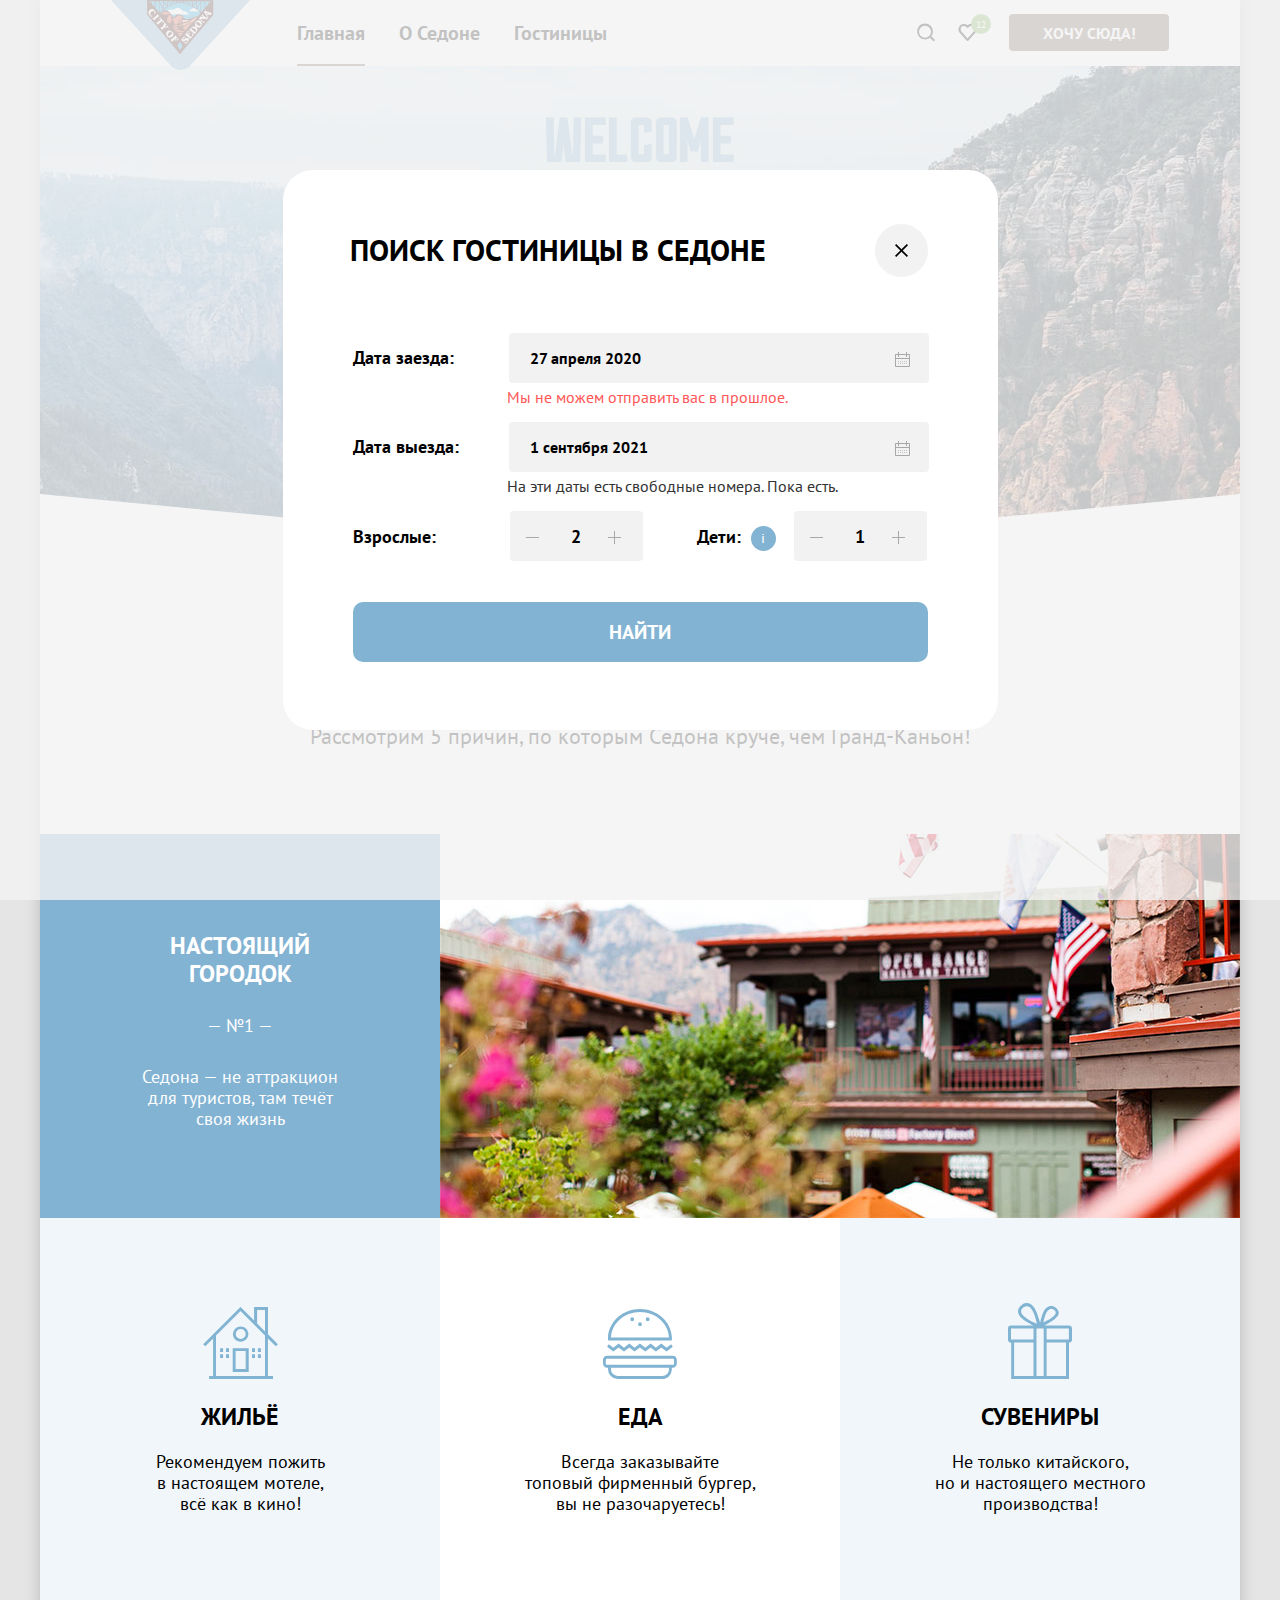
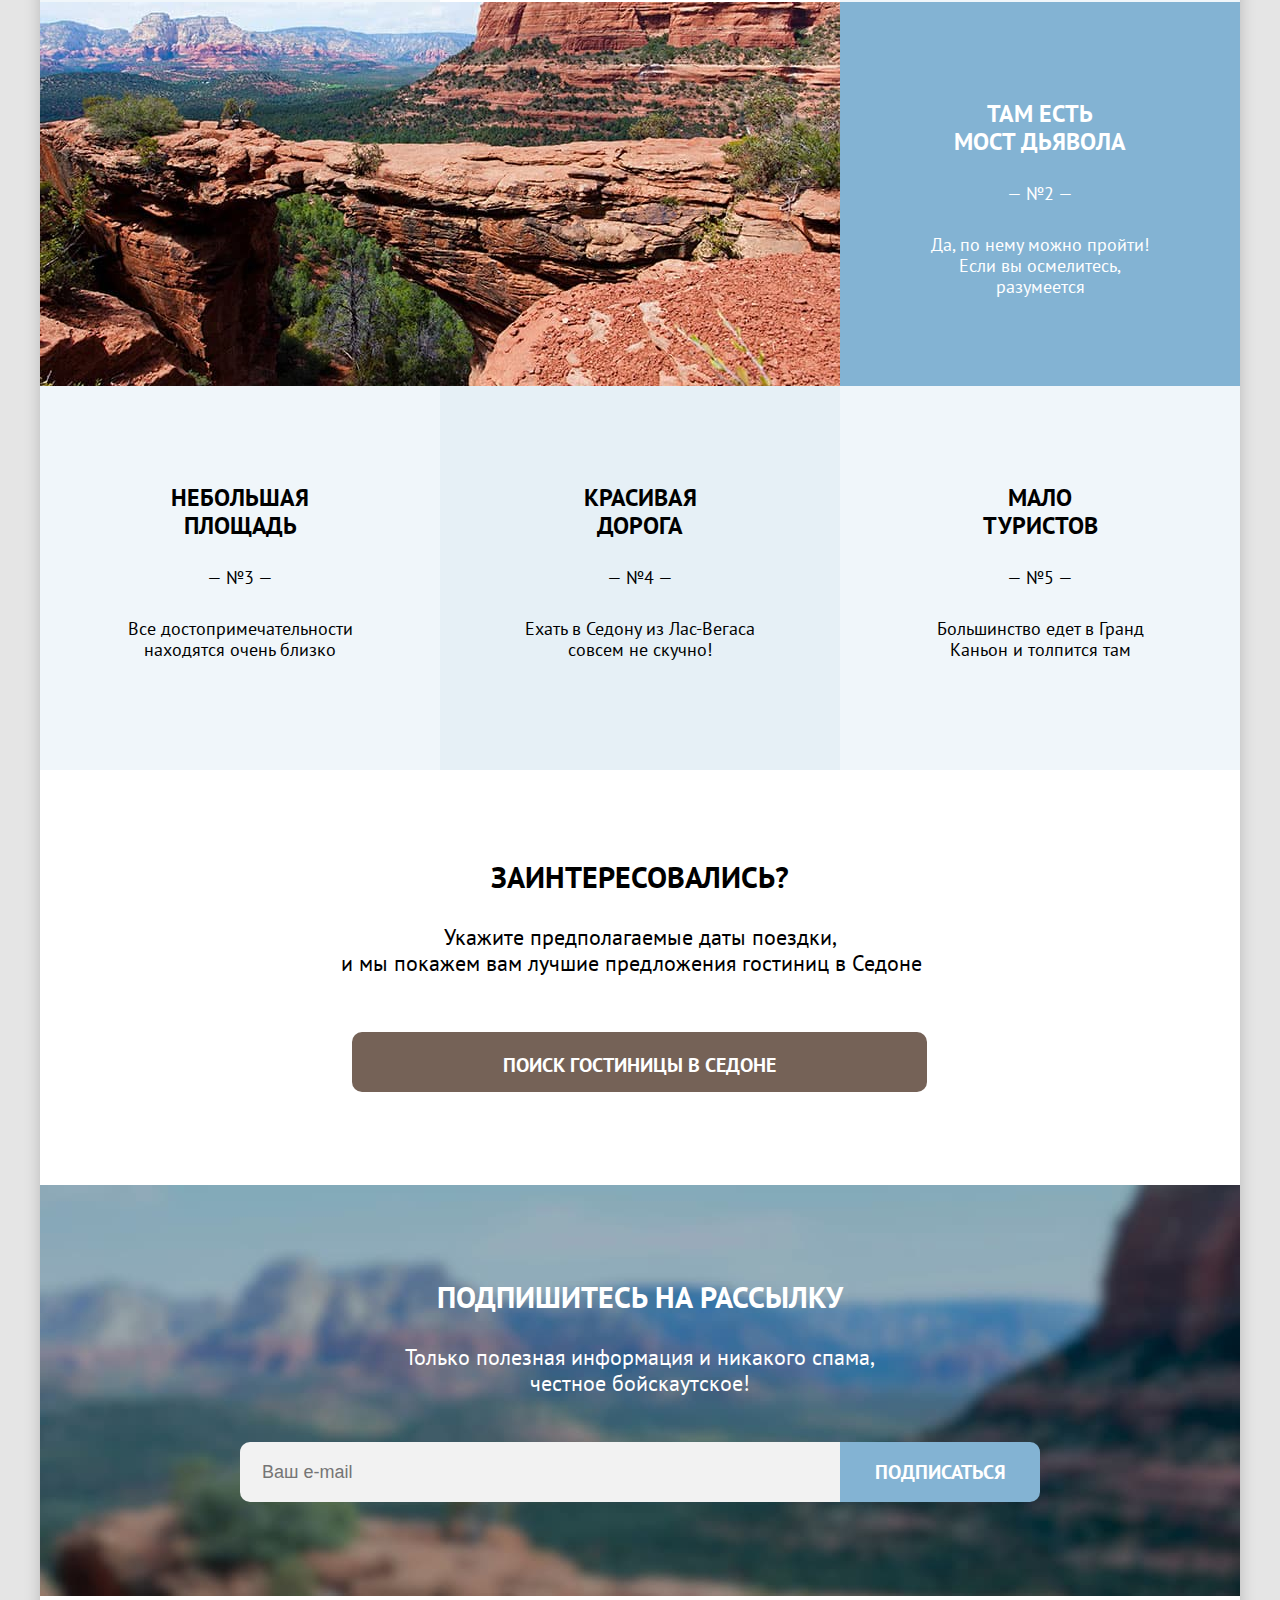
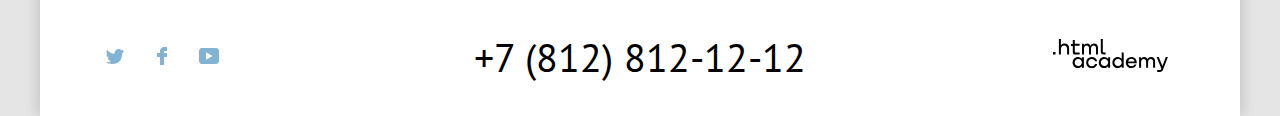
<file: index.html>
<!DOCTYPE html>
<html lang="ru">
	<head>
		<meta charset="utf-8">
		<title>HTML Academy: Седона</title> 
		<link rel="icon" type="image/png" sizes="32x32" href="images/favico.png" >
		<link rel="stylesheet" href="styles/styles.css">
	</head>
	<body>
		<header class="page-header">
			<nav class="navigation">
					<a class="logo" href="logo.html">
						<img class="logo-Sedona" src="images/logo.svg" width="139" height="70" alt="Логотип Седона"> 
					</a>
					<ul class="navigation-list">
					<li class="navigation-item">
						<a class="navigation-link navigation-link--current" href="main.html" >Главная</a>
					</li>
					<li class="navigation-item">
						<a class="navigation-link" href="about.html">О Седоне</a>
					</li>
					<li class="navigation-item">
						<a class="navigation-link" href="catalog.html">Гостиницы</a>
					</li>
				</ul>
				<ul class="navigation-list navigation-user">
					<li class="navigation-item-search">
						<a class="navigation-link" href="#">
								<svg class="navigation-icon" aria-hidden="true" focusable="false" width="20" height="19" fill="none" xmlns="http://www.w3.org/2000/svg"><path d="m19 17-3.7-3.7A8 8 0 0 0 17 8.4a8 8 0 0 0-8-8 8 8 0 1 0 5 14.4l3.6 3.8L19 17ZM9 14.7a6 6 0 0 1-6-6 6 6 0 0 1 12 0 6 6 0 0 1-6 6Z" /></svg>
							
							<span class="visually-hidden">Поиск</span>
						</a>
					</li>
					<li class="navigation-item-choose">					
							<a class="navigation-link" href="#">
								<svg class="navigation-icon" aria-hidden="true" focusable="false" width="44" height="66" fill="none" xmlns="http://www.w3.org/2000/svg"><path d="M20.4 41a1 1 0 0 1-.8-.4l-7-7.9A5.4 5.4 0 0 1 17 24c1.3 0 2.5.5 3.5 1.3 1-.8 2.4-1.3 3.6-1.3 3 0 5.5 2.4 5.5 5.4 0 1.3-.5 2.5-1.3 3.4l-7 7.9c-.3.2-.5.3-.9.3Zm-6-9.5 6.1 6.9 6.3-7c.5-.5.7-1.2.7-2 0-1.8-1.5-3.3-3.3-3.3-1 0-2 .5-2.8 1.3-.3.3-.6.4-.9.4-.3 0-.6-.2-.8-.4a3.7 3.7 0 0 0-2.7-1.3 3.3 3.3 0 0 0-3.3 3.3c0 .9.3 1.6.7 2.1Z" /></svg>
								<span class="numberfav">12</span>
								<span class="visually-hidden">Избранное</span>
					</a>
					</li>
					<li class="navigation-item">
						<a class="navigation-link-want" href="#openModal">Хочу сюда!</a>
					</li>
				</ul>
			</nav>
		</header>
		<main class="main-container main-info">
			<div class="page-container">
				<section class="sedona-picture">
					<h1 class="visually-hidden">Седона</h1>
					<img class="welcome-title" src="images/welcome-title.svg" alt="Welcome to the gorgeous Sedona" width="458" height="352">
			</section>
			<section class="sedona-on-white">
				<h2 class="sect-one">Седона — небольшой городок в Аризоне, <br> заслуживающий большего!</h2>
				<p class="sect-two">Рассмотрим 5 причин, по которым Седона круче, чем Гранд-Каньон!</p>
			</section>
			<section class="advantages">
				<h3 class="visually-hidden">Преимущества</h3>
				<ul class="advantages-list">
					<li class="advantages-item-wrapper">
						<div class="advantages-item">
							<h4 class="advantages-title-no-icon">Настоящий<br> городок</h4>
						<span class="number">— №1 —</span>
						<p class="advantages-description-no-icon">Седона — не аттракцион<br>для туристов, там течёт<br> своя жизнь</p>
					</div>
					<img class="small-city" src="images/small-city.jpeg" alt="Маленький городок" width="800" height="384">
					</li>
				<li>
						<ul class="advantages-list">
					<li class="advantages-item1 icon-1">
							<svg class ="advantages-icon-1" width="75" height="72" fill="none" xmlns="http://www.w3.org/2000/svg"><path d="M29.7 65h16V41.2h-16V65Zm2.9-20.9h10.1v18H32.6v-18Z" fill="#81B3D2"/><path d="m72.8 39.3 2.1-2.1-9.9-9.9V0H51.1v13.6L37.5 0 .2 37.2l2.1 2.1 7.8-7.8v37.6h-4V72H70v-2.9h-5.1V31.5l7.9 7.8ZM62 69.1H13V28.5L37.5 4.1 62 28.5v40.6Zm0-44.7-7.9-7.9V2.9H62v21.5Z" fill="#81B3D2"/><path d="M29.9 27.1c0 4.3 3.5 7.7 7.7 7.7 4.3 0 7.8-3.5 7.8-7.7 0-4.3-3.5-7.7-7.8-7.7a7.7 7.7 0 0 0-7.7 7.7Zm7.8-5a5 5 0 0 1 5 4.9 5 5 0 0 1-5 4.9 5 5 0 0 1-5-4.9 5 5 0 0 1 5-4.9ZM20.1 41.2h-3v3.9h3v-3.9ZM26 41.2h-3v3.9h3v-3.9ZM20.1 47.2h-3v3.9h3v-3.9ZM26 47.2h-3v3.9h3v-3.9ZM52 41.2h-3v3.9h3v-3.9ZM57.9 41.2h-3v3.9h3v-3.9ZM52 47.2h-3v3.9h3v-3.9ZM57.9 47.2h-3v3.9h3v-3.9Z" fill="#81B3D2"/></svg>
							<h5 class="advantages-title">Жильё</h5>
							<p class="advantages-description">Рекомендуем пожить<br> в настоящем мотеле,<br> всё как в кино!</p>
						</li>
						<li class="advantages-item2 icon-2">
							<svg class ="advantages-icon-2" width="74" height="70" fill="none" xmlns="http://www.w3.org/2000/svg"><path d="M69.9 46.7H4.1A4.2 4.2 0 0 0 0 51v3.5c0 2.4 1.9 4.3 4.1 4.3H5v1.1A10 10 0 0 0 14.6 70h44.6c5.3 0 9.6-4.5 9.6-10.1v-1.1h.9c2.3 0 4.1-1.9 4.1-4.3V51a4 4 0 0 0-3.9-4.3ZM66 59.9c0 3.9-3 7-6.7 7H14.6a6.9 6.9 0 0 1-6.7-7v-1.1H66v1.1Zm5.1-5.4c0 .7-.6 1.3-1.2 1.3H4c-.7 0-1.2-.6-1.2-1.3V51c0-.7.6-1.3 1.2-1.3h65.8c.7 0 1.2.6 1.2 1.3l.1 3.5ZM15.6 38.4l5.4 4.1 5.3-4.1 5.3 4.1 5.3-4.1 5.4 4.1 5.3-4.1 5.3 4.1 5.4-4.1 5.3 4.1 6.2-4.7-1.7-2.5-4.5 3.4-5.3-4.1-5.4 4.1-5.3-4.1-5.3 4.1-5.4-4.1-5.3 4.1-5.3-4.1-5.3 4.1-5.4-4.1-5.3 4.1-4.5-3.4-1.7 2.5 6.2 4.7 5.3-4.1ZM8 31.5h60.8l.1-1.9v-1.2C68.2 12.7 54.2 0 37 0 19.7 0 5.7 12.7 5 28.5v1.2l.1 1.9H8v-.1ZM37 3c15.6 0 28.4 11.3 29 25.5H8C8.6 14.4 21.4 3 37 3Z" fill="#81B3D2"/><path d="M37 17.3a2 2 0 0 0 1.9-2 2 2 0 0 0-1.9-2 2 2 0 0 0-1.9 2c0 1.1.9 2 1.9 2ZM29.2 12.2a2 2 0 0 0 1.9-2 2 2 0 0 0-1.9-2 2 2 0 0 0-1.9 2c0 1.1.9 2 1.9 2ZM44.7 12.2a2 2 0 0 0 1.9-2 2 2 0 0 0-1.9-2 2 2 0 0 0-1.9 2c0 1.1.9 2 1.9 2Z" fill="#81B3D2"/></svg>
							<h5 class="advantages-title">Еда</h5>
							<p class="advantages-description">Всегда заказывайте <br>топовый фирменный бургер,<br> вы не разочаруетесь!</p>
						</li>
						<li class="advantages-item1 icon-3">
							<svg class ="advantages-icon-3" width="64" height="76" fill="none" xmlns="http://www.w3.org/2000/svg"><g clip-path="url(#a)"><path d="M61.1 22.5H36.3c13.8-6.9 14.9-11.3 14.4-13.7-1.2-4-5.7-7-10-5.4-5.6 2.1-7.1 10.4-8.6 16.4-2-6.1-3.8-13.8-8.2-17.7a7.3 7.3 0 0 0-5.8-2c-4 .4-9.8 5.4-7.5 11 2.3 5.4 9.7 8.8 14.6 11.5H2.9A2.9 2.9 0 0 0 0 25.5v11.3c0 1.6 1.3 2.9 2.9 2.9h.3V76H61V39.6h.1c1.6 0 2.9-1.3 2.9-2.9V25.4c0-1.6-1.3-2.9-2.9-2.9ZM42.4 5.9c2.1-.3 5 1.3 5.3 3.2.4 2.8-3.4 5.3-5.1 6.4-2.5 1.7-4.9 2.6-7.3 4.1.9-3.7 2.5-13 7.1-13.7Zm-22.9 10c-2.2-1.5-6.5-4.4-6.4-7.8.1-3.6 5.7-6.6 8.8-3.9 3.9 3.4 5.7 11.1 7.1 16.6-3.2-1.5-6.3-2.8-9.5-4.9Zm6 57.1H6.1V39.6h19.4V73Zm0-36.5H3v-11h22.5v11Zm10.2 0V73h-7.2V25.6h7.2v10.9ZM58 73H38.6V39.6H58V73Zm2.9-36.5H38.6v-11h22.3v11Z" fill="#81B3D2"/></g><defs><clipPath id="a"><path fill="#fff" d="M0 0h64v76H0z"/></clipPath></defs></svg>
							<h5 class="advantages-title">Сувениры</h5>
							<p class="advantages-description">Не только китайского, <br>но и настоящего местного производства!</p>
						</li> 
					</ul>
				</li>
					<li class="advantages-item-wrapper">
						<img class="devil-road" src="images/devil-road.jpeg" alt="Мост дьявола" width="800" height="384">
						<div class="advantages-item">
							<h4 class="advantages-title-no-icon">Там есть <br>мост дьявола</h4>
						<span class="number">— №2 —</span>
						<p class="advantages-description-no-icon">Да, по нему можно пройти! Если вы осмелитесь, разумеется</p>
					</div>
					</li>
					<li class="advantages-item1">
						<h4 class="advantages-title-no-icon">Небольшая<br> площадь</h4>
						<span class="number">— №3 —</span>
						<p class="advantages-description-no-icon">Все достопримечательности находятся очень близко</p>
					</li>
					<li class="advantages-item3">
						<h4 class="advantages-title-no-icon">Красивая<br> дорога</h4>
						<span class="number">— №4 —</span>
						<p class="advantages-description-no-icon">Ехать в Седону из Лас-Вегаса совсем не скучно!</p>
					</li>
					<li class="advantages-item1">
						<h4 class="advantages-title-no-icon">Мало <br>туристов</h4>
						<span class="number">— №5 —</span>
						<p class="advantages-description-no-icon">Большинство едет в Гранд Каньон и толпится там</p>
					</li>
				</ul>
			</section>
				<section class="hotel-search">
					<h2 class="main-question">Заинтересовались?</h2>
					<p class="order-description">Укажите предполагаемые даты поездки,<br>и мы покажем вам лучшие предложения гостиниц в Седоне   </p>
						<a class=" button button-all" href="#">Поиск гостиницы в Седоне</a>
				</section>  
			 <section class="sign-up-background">
						<h2 class="sign-up-title"> Подпишитесь на рассылку </h2>
						<p class="sign-up-description"> Только полезная информация и никакого спама,<br> честное бойскаутское! </p>
						<form class="newsletter" method="post" action="email">
							<label for ="newsletter-email" class="visually-hidden">Эмейл </label>
							<input type="email" placeholder="Ваш e-mail" class="emailactive" name="newsletter-email" id="newsletter-email" required>
								<a class="ubutton" href="#">Подписаться</a> 
						</form>	
			</section> 
		</div>	
	</main>
	<footer class="page-footer">
		<div class="page-footer-container">
			<section class="footer-social">
				<h2 class="visually-hidden">Соц сети</h2>
				<ul class="footer-social-list">
					<li class="footer-social-item">
						<a class="footer-social-link footer-social-tw" href=" https://twitter.com/htmlacademy_ru">
							<span class="visually-hidden">Твиттер</span>
							<svg class="social-item" aria-hidden="true" focusable="false" width="18" height="15" viewBox="0 0 18 15"  xmlns="http://www.w3.org/2000/svg">
								<g clip-path="url(#clip0_18711_485)">
									<path d="M11.6 0.200056C13.4 -0.299944 14.8 0.500056 15.4 1.40006C16.1 1.20006 16.8 0.900056 17.5 0.700056C17.5 1.60006 16.9 2.20006 16.6 2.50006C17.3 2.60006 18 1.90006 18 1.90006C17.8 2.90006 16.9 3.70006 16.3 3.90006C16.1 10.7001 13 15.1001 5.7 15.0001C5.1 15.0001 5.8 15.0001 5.2 15.0001C4.8 15.0001 0.8 14.5001 0 13.1001C2.4 13.3001 4.1 12.7001 5 11.9001C4 11.6001 2.1 11.5001 1.8 9.00006C2.2 9.10006 2.4 9.20006 3.1 9.10006C1.8 8.30006 0.4 7.50006 0.5 5.30006C0.8 5.60006 1.6 5.80006 1.9 5.80006C1.1 5.60006 -0.2 2.50006 0.9 0.900056C2.8 2.80006 4.9 4.50006 8.5 4.70006C8.7 2.30006 9.7 0.800056 11.6 0.200056Z" />
								</g>
								<defs>
									<clipPath id="clip0_18711_485">
										<rect width="18" height="15" fill="white"/>
									</clipPath>
								</defs>
							</svg>
						</a>
					</li>
					<li class="footer-social-item">
						<a class="footer-social-link footer-social-fb" href=" https://www.facebook.com/htmlacademy">
							 <span class="visually-hidden">Фейсбук</span>
							<svg class="social-item" aria-hidden="true" focusable="false" width="10" height="18" viewBox="0 0 10 18"  xmlns="http://www.w3.org/2000/svg">
								<path d="M7 0C4.8 0 3 1.8 3 4V6H0V10H3V18H7V10H10V6H7V4H10V0H7Z" />
							</svg>
						</a>
					</li>
					<li class="footer-social-item">
						<a class="footer-social-link footer-social-yt" href="https://www.youtube.com/c/HTMLAcademyRUS">
							<span class="visually-hidden">Ютуб</span>
							<svg class="social-item" aria-hidden="true" focusable="false"  width="20" height="16" viewBox="0 0 20 16" xmlns="http://www.w3.org/2000/svg">
								<path d="M17 0H2.9C1.2 0 0 1.5 0 3.2v9.5C0 14.5 1.2 16 2.9 16h14.3c1.5 0 2.9-1.5 2.9-3.2V3.2C19.9 1.5 18.7 0 17 0ZM7 11.8V4.2L13.7 8 7 11.8Z"/>
							</svg>								
						</a>
					</li>
				</ul>
			</section>
		<section class="contacts">
			<h2 class="visually-hidden">Контакты</h2>
			<a class="contacts-phone" href="tel:+78128121212">+7 (812) 812-12-12</a></section>
			<section class ="logo-html-1">
				<h2 class="visually-hidden">Логотип ШТМЛ</h2>
			<a class="logo-html" href="index-html.html"> 
				<svg class="logo-html" aria-hidden="true" focusable="false"  width="115" height="34"   viewBox="0 0 115 34" xmlns="http://www.w3.org/2000/svg">
				<path d="M0 12.9v2.6h2.5v-2.6H0ZM11.6 4.5c-1.6 0-2.8.7-3.6 1.7h-.1V0h-2v15.5h2v-5.3c0-2.1 1.3-3.6 3.3-3.6 1.8 0 2.9 1.4 2.9 3.2v5.7h2V9.4c.1-3-1.8-4.9-4.5-4.9ZM26.6 4.8h-4.8V1.1h-2v3.8h-1.9v2h1.9v6c0 1.7 1 2.7 2.7 2.7h4.1v-2h-3.7c-.7 0-1.1-.4-1.1-1.1V6.8h4.8v-2ZM41.1 4.6c-1.6 0-2.9.8-3.5 2.1h-.1a3.7 3.7 0 0 0-3.4-2.1c-1.4 0-2.5.8-3.1 1.8h-.1V4.8H29v10.6h2V10c0-2 1-3.5 2.6-3.5 1.5 0 2.4 1 2.4 2.6v6.3h2V9.8c0-2.4 1.4-3.3 2.6-3.3 1.5 0 2.4 1 2.4 2.6v6.3h2V8.9c.1-2.5-1.4-4.3-3.9-4.3ZM47.8 12.7c0 1.7 1 2.7 2.8 2.7h2v-2h-1.7c-.7 0-1.1-.4-1.1-1.1V0h-2v12.7ZM28.9 19.7a4.9 4.9 0 0 0-3.9-1.8c-3.1 0-5.4 2.3-5.4 5.6s2.3 5.6 5.4 5.6c1.8 0 3-.8 3.8-1.9h.1v1.6h2V18.2h-2v1.5Zm-3.6 7.4a3.5 3.5 0 0 1-3.6-3.6c0-2 1.4-3.6 3.6-3.6s3.6 1.6 3.6 3.6c0 1.9-1.4 3.6-3.6 3.6ZM44.2 22c-.5-2.4-2.6-4.1-5.4-4.1a5.4 5.4 0 0 0-5.6 5.6c0 3.1 2.2 5.6 5.6 5.6 2.8 0 4.9-1.8 5.4-4.2h-2.1a3.4 3.4 0 0 1-3.3 2.3 3.5 3.5 0 0 1-3.6-3.6c0-2 1.4-3.6 3.6-3.6 1.6 0 2.8 1 3.3 2.2h2.1V22ZM55.1 19.7a4.9 4.9 0 0 0-3.9-1.8c-3.1 0-5.4 2.3-5.4 5.6s2.3 5.6 5.4 5.6c1.8 0 3-.8 3.8-1.9h.1v1.6h2V18.2h-2v1.5Zm-3.6 7.4a3.5 3.5 0 0 1-3.6-3.6c0-2 1.4-3.6 3.6-3.6s3.6 1.6 3.6 3.6c0 1.9-1.5 3.6-3.6 3.6ZM68.7 19.8a5 5 0 0 0-3.9-1.9c-3.1 0-5.4 2.3-5.4 5.6s2.2 5.6 5.4 5.6c1.7 0 3-.8 3.8-1.8h.1v1.5h2V13.4h-2v6.4Zm-3.6 7.3a3.5 3.5 0 0 1-3.6-3.6c0-2 1.4-3.6 3.6-3.6s3.6 1.6 3.6 3.6c-.1 2-1.5 3.6-3.6 3.6ZM78.3 17.9a5.4 5.4 0 0 0-5.5 5.6c0 3 2.1 5.6 5.5 5.6 2.5 0 4.5-1.3 5.2-3.6h-2.1c-.5 1-1.6 1.6-3 1.6-1.9 0-3.3-1.3-3.4-2.9h8.8c.2-3.6-2-6.3-5.5-6.3Zm0 1.9c1.7 0 3 1 3.3 2.6h-6.5a3.2 3.2 0 0 1 3.2-2.6ZM98.2 17.9a4 4 0 0 0-3.6 2h-.1c-.6-1.2-1.8-2-3.4-2-1.4 0-2.5.7-3.1 1.8v-1.5h-1.9v10.6h2v-5.4c0-2 1-3.4 2.6-3.5 1.5 0 2.4 1 2.4 2.6v6.3h2v-5.6c0-2.4 1.4-3.3 2.6-3.3 1.5 0 2.4 1 2.4 2.6v6.3h2v-6.5c.1-2.6-1.4-4.4-3.9-4.4ZM109.4 27l-3.6-8.9h-2.2l4.8 11.6c-.3.9-.7 1.2-1.7 1.2h-2.5v2h2.5c1.8 0 2.8-.8 3.5-2.6l4.7-12.2h-2.1l-3.4 8.9Z" />
			</svg>
			</a>
		</section>
	</div>	
	</footer>
		<div class="modal-container">
			<div class="modal modal-auth">
				<button class="modal-close-button" type="button">
					<span class="visually-hidden" id='close'>Закрыть</span>
				</button>
				<section class="modal-content">
					<h2 class="modal-title">Поиск гостиницы в Седоне</h2>
					<form class="auth-form" action="https://echo.htmlacademy.ru/" method="post">
						<p class="field-group">
							<label class="date-of-come" for="auth-date">Дата заезда:</label>
							<span class =" field-calendar">
								<input class="auth-form-field field" type="text" id="auth-date" name="auth-date" value="27 апреля 2020">
								<button class="calendar" type="button">
									<svg class ="calendar" aria-hidden="true" focusable="false"  width="15" height="15"  xmlns="http://www.w3.org/2000/svg"><g opacity=".3" ><path d="M5.5 10c.3 0 .5-.2.5-.5S5.8 9 5.5 9s-.5.2-.5.5.2.5.5.5Z"/><path d="M14 2h-2V0h-1v2H4V0H3v2H1c-.6 0-1 .4-1 1v11c0 .5.4 1 1 1h13c.5 0 1-.5 1-1V3c0-.6-.5-1-1-1Zm0 12H1V7h13v7ZM1 6V3h2v2h1V3h7v2h1V3h2v3H1Z"/><path d="M7.5 10c.3 0 .5-.2.5-.5S7.8 9 7.5 9s-.5.2-.5.5.2.5.5.5ZM9.5 10c.3 0 .5-.2.5-.5S9.8 9 9.5 9s-.5.2-.5.5.2.5.5.5ZM5.5 11c-.3 0-.5.2-.5.5s.2.5.5.5.5-.2.5-.5-.2-.5-.5-.5ZM3.5 10c.3 0 .5-.2.5-.5S3.8 9 3.5 9s-.5.2-.5.5.2.5.5.5ZM3.5 11c-.3 0-.5.2-.5.5s.2.5.5.5.5-.2.5-.5-.2-.5-.5-.5ZM7.5 11c-.3 0-.5.2-.5.5s.2.5.5.5.5-.2.5-.5-.2-.5-.5-.5ZM9.5 11c-.3 0-.5.2-.5.5s.2.5.5.5.5-.2.5-.5-.2-.5-.5-.5ZM11.5 10c.3 0 .5-.2.5-.5s-.2-.5-.5-.5-.5.2-.5.5.2.5.5.5ZM11.5 11c-.3 0-.5.2-.5.5s.2.5.5.5.5-.2.5-.5-.2-.5-.5-.5Z"/></g></svg>
								</button>
							</span>
						</p>
						<p class="input-error">Мы не можем отправить вас в прошлое.</p>
						<p class="field-group">
							<label class="date-of-entry" for="auth-date-out">Дата выезда:</label>
							<span class ="field-calendar">
								<input class="auth-form-field field" type="text" id="auth-date-out" name="auth-date-out" value="1 сентября 2021">
								<button class="calendar" type="button">
									<svg class ="calendar" aria-hidden="true" focusable="false" width="15" height="15"  xmlns="http://www.w3.org/2000/svg"><g opacity=".3" ><path d="M5.5 10c.3 0 .5-.2.5-.5S5.8 9 5.5 9s-.5.2-.5.5.2.5.5.5Z"/><path d="M14 2h-2V0h-1v2H4V0H3v2H1c-.6 0-1 .4-1 1v11c0 .5.4 1 1 1h13c.5 0 1-.5 1-1V3c0-.6-.5-1-1-1Zm0 12H1V7h13v7ZM1 6V3h2v2h1V3h7v2h1V3h2v3H1Z"/><path d="M7.5 10c.3 0 .5-.2.5-.5S7.8 9 7.5 9s-.5.2-.5.5.2.5.5.5ZM9.5 10c.3 0 .5-.2.5-.5S9.8 9 9.5 9s-.5.2-.5.5.2.5.5.5ZM5.5 11c-.3 0-.5.2-.5.5s.2.5.5.5.5-.2.5-.5-.2-.5-.5-.5ZM3.5 10c.3 0 .5-.2.5-.5S3.8 9 3.5 9s-.5.2-.5.5.2.5.5.5ZM3.5 11c-.3 0-.5.2-.5.5s.2.5.5.5.5-.2.5-.5-.2-.5-.5-.5ZM7.5 11c-.3 0-.5.2-.5.5s.2.5.5.5.5-.2.5-.5-.2-.5-.5-.5ZM9.5 11c-.3 0-.5.2-.5.5s.2.5.5.5.5-.2.5-.5-.2-.5-.5-.5ZM11.5 10c.3 0 .5-.2.5-.5s-.2-.5-.5-.5-.5.2-.5.5.2.5.5.5ZM11.5 11c-.3 0-.5.2-.5.5s.2.5.5.5.5-.2.5-.5-.2-.5-.5-.5Z"/></g></svg>  
								</button>
							</span>
						</p>
						<p class="input-correct">На эти даты есть свободные номера. Пока есть. </p>
						<p class="field-age-both">
							<div class="age-adult">
								<p class="field-group field-age">
									<label class="adult-quontity" for="auth-adult">Взрослые:</label>
									<span class="field-age-wrapper">
										<button class="minus" type="button" >
											<svg class ="plus-minus"  aria-hidden="true" focusable="false" width="13" height="1"  xmlns="http://www.w3.org/2000/svg"> <path  d="M0 0v1h13V0H0Z" /></svg>		
										</button>					
										<input class="auth-form-field field-age" type="number" id="auth-adult" name="auth-adult" value="2" style="-moz-appearance:textfield;">
										<button class="plus" type="button">
											<svg class ="plus-minus" aria-hidden="true" focusable="false" width="13" height="13"  xmlns="http://www.w3.org/2000/svg"> <path d="M13 6H7V0H6v6H0v1h6v6h1V7h6V6Z" /></svg> 
										</button>
									</span>
								</p>
							</div>
							<div class="age-kid">
								<p class="field-group field-age">
									<label class="child-quontity" for="auth-child">Дети:</label>
									<span class="tooltip">
										<button class="tooltip-toggle" type="button" aria-label="tooltip-label">i</button>
										<span class="tooltip-text" role="tooltip" id="tooltip-label">Укажите количество детей, которые будут с вами, возраст которых от 6 до 18 лет. Дети до 6 лет размещаются бесплатно.</span>	
									</span>
									<span class="field-age-wrapper">
										<button class="minus" type="button">
											<svg class ="plus-minus"  aria-hidden="true" focusable="false" width="13" height="1"  xmlns="http://www.w3.org/2000/svg"> <path  d="M0 0v1h13V0H0Z" /></svg>
										</button>		 			
										<input class="auth-form-field field-age" type="number" id="auth-child" name="auth-child" value="1" style="-moz-appearance:textfield;">
										<button class="plus" type="button">
											<svg class ="plus-minus" aria-hidden="true" focusable="false" width="13" height="13"  xmlns="http://www.w3.org/2000/svg"> <path d="M13 6H7V0H6v6H0v1h6v6h1V7h6V6Z" /></svg>
										</button>
									</span>
								</p>
							</div>
						<div class="find">
							<button class=" button find-button" type="submit">Найти</button>
						</div>
					</form>
				</section>
		</div>
		</div>
	</body>
</html>
</file>
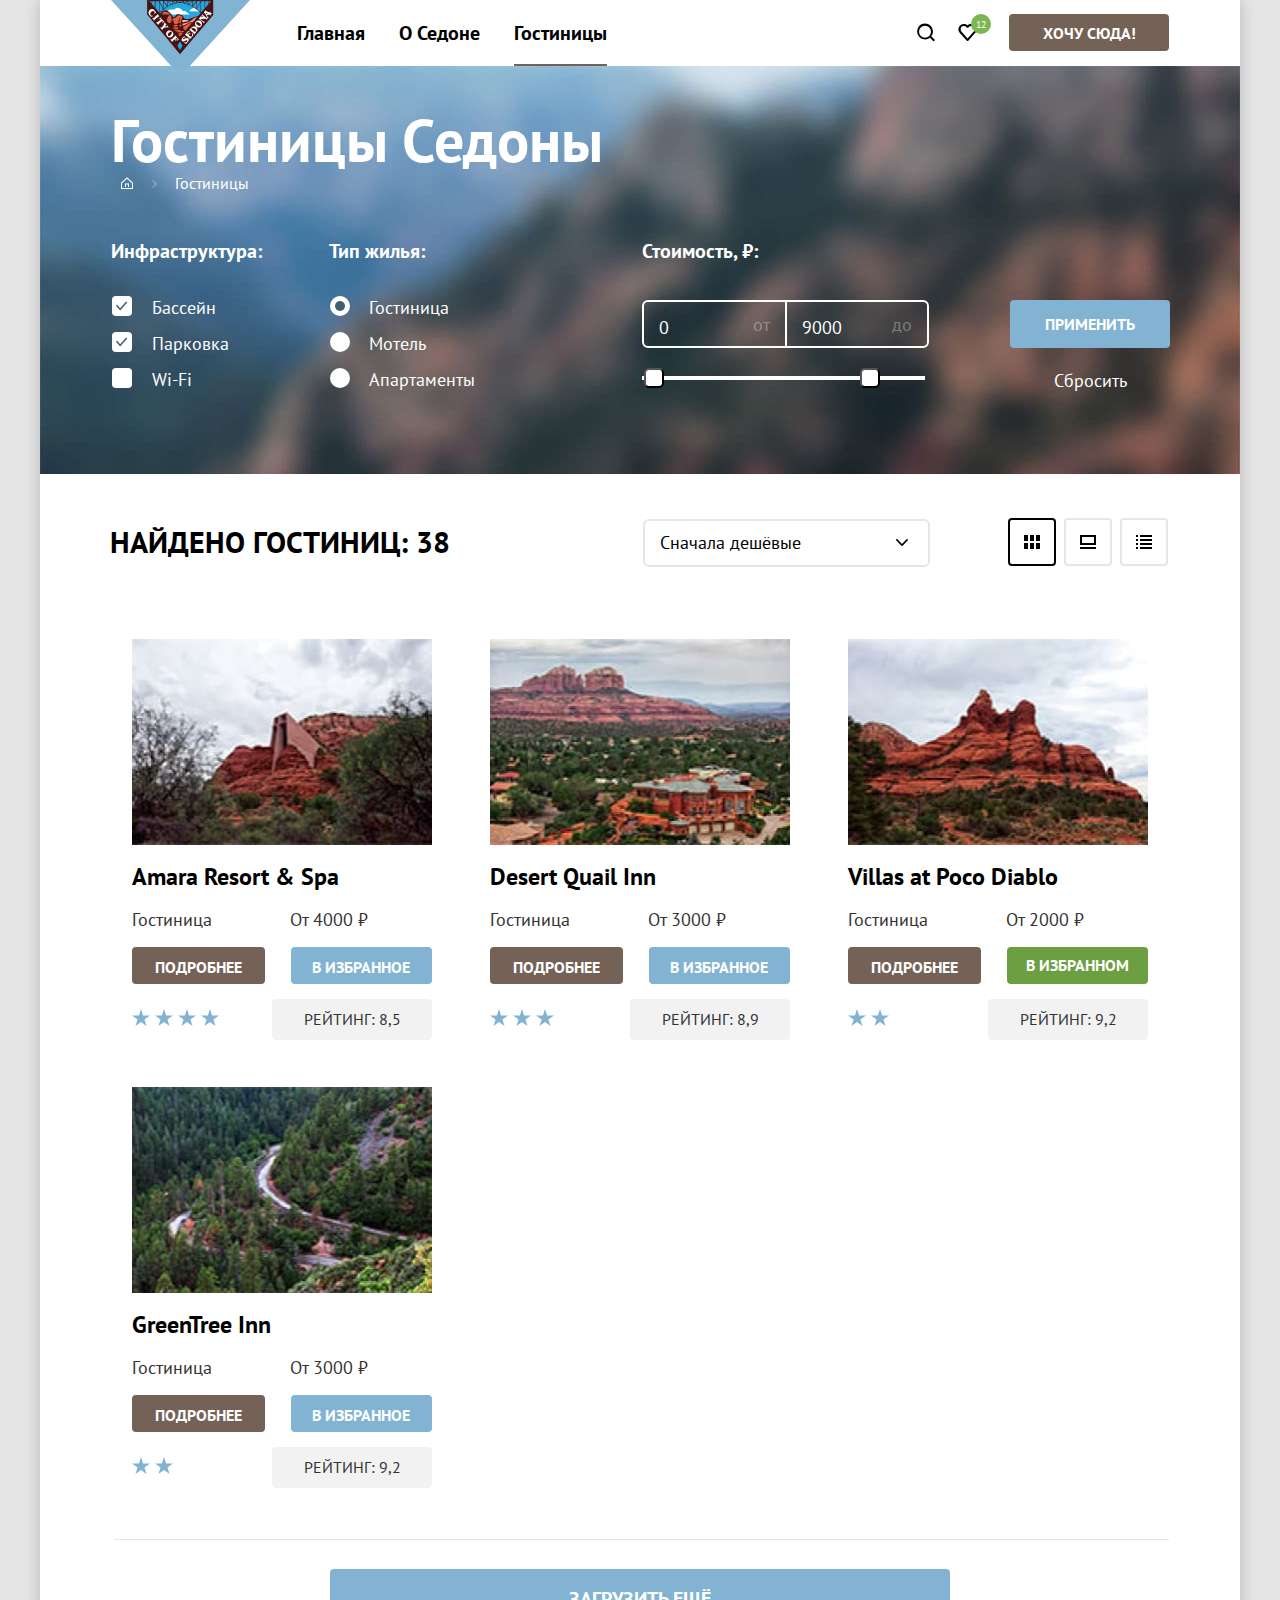
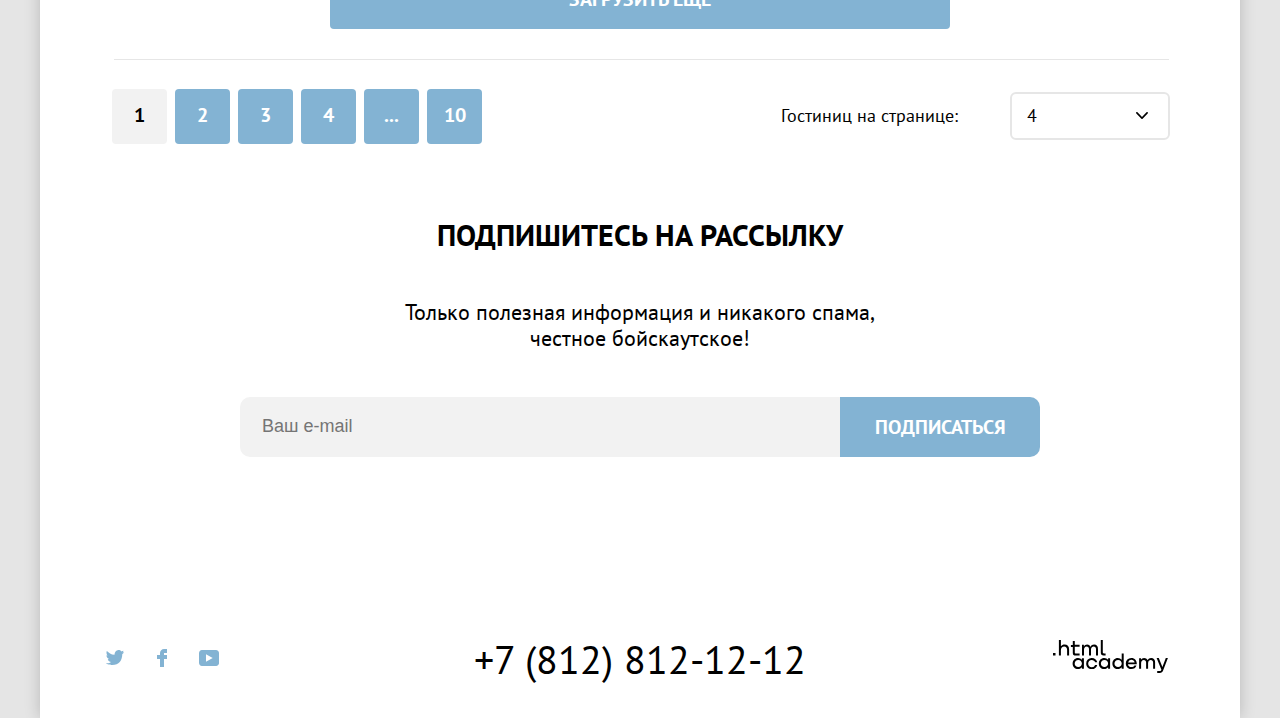
<file: catalog.html>
<!DOCTYPE html>

<html lang="ru">
    <head>
        <meta charset="utf-8">
        <title>HTML Academy: Седона</title> 
        <link rel="icon" type="image/png" sizes="32x32" href="images/favico.png">
        <link rel="stylesheet" href="styles/styles.css">
    </head>
    <body>
        <link rel="stylesheet" href="https://cdnjs.cloudflare.com/ajax/libs/font-awesome/4.7.0/css/font-awesome.min.css">
        <header class="page-header">
            <nav class="navigation">
                    <a class="logo" href="index.html">
                    <img class="logo-Sedona" src="images/logo.svg" width="139" height="70" alt="Логотип Седона"> 
                    </a>
                    <ul class="navigation-list">
                    <li class="navigation-item">
                        <a class="navigation-link" href="index.html" >Главная</a>
                    </li>
                    <li class="navigation-item">
                        <a class="navigation-link" href="about.html">О Седоне</a>
                    </li>
                    <li class="navigation-item">
                        <a class="navigation-link navigation-link--current" href="catalog.html">Гостиницы</a>
                    </li>
                </ul>
                <ul class="navigation-list navigation-user">
                    <li class="navigation-item-search">
                        <a class="navigation-link" href="#">
                            <span class="visually-hidden">Поиск</span>
                            <svg class="navigation-icon" aria-hidden="true" focusable="false" width="20" height="19" fill="none" xmlns="http://www.w3.org/2000/svg"><path d="m19 17-3.7-3.7A8 8 0 0 0 17 8.4a8 8 0 0 0-8-8 8 8 0 1 0 5 14.4l3.6 3.8L19 17ZM9 14.7a6 6 0 0 1-6-6 6 6 0 0 1 12 0 6 6 0 0 1-6 6Z" /></svg>						
                        </a>
                    </li>
                    <li class="navigation-item-choose">
                        <a class="navigation-link" href="#">
                            <svg class="navigation-icon" aria-hidden="true" focusable="false" width="44" height="66" fill="none" xmlns="http://www.w3.org/2000/svg"><path d="M20.4 41a1 1 0 0 1-.8-.4l-7-7.9A5.4 5.4 0 0 1 17 24c1.3 0 2.5.5 3.5 1.3 1-.8 2.4-1.3 3.6-1.3 3 0 5.5 2.4 5.5 5.4 0 1.3-.5 2.5-1.3 3.4l-7 7.9c-.3.2-.5.3-.9.3Zm-6-9.5 6.1 6.9 6.3-7c.5-.5.7-1.2.7-2 0-1.8-1.5-3.3-3.3-3.3-1 0-2 .5-2.8 1.3-.3.3-.6.4-.9.4-.3 0-.6-.2-.8-.4a3.7 3.7 0 0 0-2.7-1.3 3.3 3.3 0 0 0-3.3 3.3c0 .9.3 1.6.7 2.1Z" /></svg>
                            <span class="numberfav">12</span>
                            <span class="visually-hidden">Избранное</span>
                        </a>
                    </li>
                    <li class="navigation-item">
                        <a class="navigation-link-want" href="#">Хочу сюда!</a>
                    </li>
                </ul>
            </nav>
        </header>
        <main class="main-inner main-container">
            <div class="page-container">
                <div class="hero">
                    <h1 class="inner-head-title">Гостиницы Седоны</h1>

                    <ul class="breadcrumbs">
                        <li class="breadcrumbs-item-house">
                            <a class="breadcrumbs-link" href="index.html">
                                <svg width="12" height="12" fill="none" xmlns="http://www.w3.org/2000/svg"><path d="M6 .3 0 5.8V12h12V5.8L6 .3ZM11 11H1V6.2l5-4.5 5 4.5V11Z" fill="#fff"/><path d="M4 10h1V7.5h2V10h1V6.5H4V10Z" fill="#fff"/></svg>
                            </a>
                        </li>
                        <li class="breadcrumbs-item">
                            <a class="breadcrumbs-link" href="index.html"> Гостиницы</a>
                        </li>      
                    </ul>
                    <section class="catalog-products">
                        <h2 class="visually-hidden">Гостиницы</h2>
                    </section>               
                    <form class="catalog-filter" action="https://echo.htmlacademy.ru/" method="get">
                        <fieldset class="catalog-filter-group infrastucture">
                            <legend class="catalog-filter-title">Инфраструктура:</legend>
                            <ul class="catalog-filter-list">
                                <li class="catalog-filter-item">
                                    <label class="control">
                                        <input class="control-input" type="checkbox" name="swimming-pool" checked>
                                        <span class="control-mark"></span>
                                        <span class="control-label">Бассейн</span>
                                    </label>
                                </li>
                                <li class="catalog-filter-item">
                                    <label class="control">
                                        <input class="control-input" type="checkbox" name="parking" checked>
                                        <span class="control-mark"></span>
                                        <span class="control-label">Парковка</span>
                                    </label>
                                </li>
                                <li class="catalog-filter-item">
                                    <label class="control">
                                        <input class="control-input" type="checkbox" name="Wi-Fi">
                                        <span class="control-mark"></span>
                                        <span class="control-label">Wi-Fi</span>
                                    </label>
                                </li>
                            </ul>
                        </fieldset>
                        <fieldset class="catalog-filter-group type">                
                            <legend class="catalog-filter-title">Тип жилья:</legend>
                            <ul class="catalog-filter-list">
                                <li class="catalog-filter-item">
                                    <label class="control">
                                        <input class="control-input" type="radio" name="accomodation-type" value="Hotel" checked>
                                        <span class="control-mark control-radio"></span>
                                        <span class="control-label-radio">Гостиница</span>
                                    </label>
                                </li>
                                <li class="catalog-filter-item">
                                    <label class="control">
                                        <input class="control-input" type="radio" name="accomodation-type" value="Motel" >
                                        <span class="control-mark control-radio"></span>
                                        <span class="control-label-radio">Мотель</span>
                                    </label>
                                </li>
                                <li class="catalog-filter-item">
                                    <label class="control">
                                        <input class="control-input" type="radio" name="accomodation-type" value="appartments">
                                        <span class="control-mark control-radio"></span>
                                        <span class="control-label-radio">Апартаменты</span>
                                    </label>
                                </li>
                            </ul>
                            </fieldset>
                            <fieldset class="catalog-filter-group price">
                                <legend class="catalog-filter-title">Стоимость, ₽:</legend>            
                                <div class="range">
                                    <div class="range-wrapper-inputs">
                                    <div class ="range-min"> 
                                        <input class="range-input" type="number" value="0" name="min-price">
                                        <label class="catalog-filter-label">от</label>
                                        </div>
                                        <div class="range-max">
                                        <input class="range-input" type="number" value="9000" name="max-price">
                                        <label class="catalog-filter-label">до</label>
                                    </div>
                                    </div>
                                <div class="range-scale">
                                    <div class="range-bar" >
                                    <button class="range-toggle toggle-min" type="button">
                                        <span class="visually-hidden">Изменить минимальную цену.</span>
                                    </button>
                                    <button class="range-toggle toggle-max" type="button">
                                        <span class="visually-hidden">Изменить максимальную цену.</span>
                                    </button>
                                    </div>
                                </div>
                             </div>
                            </fieldset>         
                        <div class="commit-off">
                            <button class="button-search" type="submit">Применить</button>
                            <button class="button-off" type="reset">Cбросить</button>
                        </div>       
                    </form>
                </div>   
                <div class="sorting-container">
                    <h2 class="hotel-founds">НАЙДЕНО ГОСТИНИЦ: 38</h2>
                    <div class="select sorting-type">
                        <select class="select-control" aria-label="Сортировка">
                            <option value="popular">Сначала дешёвые</option>
                            <option value="cheap">Сначала дорогие</option>
                            <option value="expensive">Сначала популярные</option>
                        </select>
                    </div>
                    <a href="#" class="card-grid-toggle card-grid-toggle-current">
                        <svg class="navigation-icon-main" aria-hidden="true" focusable="false" width="16" height="14" viewBox="0 0 16 14" fill="none" xmlns="http://www.w3.org/2000/svg">
                            <path d="M4 0H0V6H4V0Z" fill="black"/>
                            <path d="M16 0H12V6H16V0Z" fill="black"/>
                            <path d="M10 0H6V6H10V0Z" fill="black"/>
                            <path d="M4 8H0V14H4V8Z" fill="black"/>
                            <path d="M16 8H12V14H16V8Z" fill="black"/>
                            <path d="M10 8H6V14H10V8Z" fill="black"/>
                        </svg>
                            
                            <span class="visually-hidden">Показать карточки</span>   
                    </a>
                    <a href="#" class="card-grid-toggle">                        
                        <svg class="navigation-icon-main"  aria-hidden="true" focusable="false" width="16" height="14" viewBox="0 0 16 14" fill="none" xmlns="http://www.w3.org/2000/svg">
                            <path d="M16 12H0V14H16V12Z" fill="black"/>
                            <path d="M14 2V8H2V2H14ZM16 0H0V10H16V0Z" fill="black"/>
                            </svg>
                            <span class="visually-hidden">Показать слайд-шоу</span>
                    </a>
                    <a href="#" class="card-grid-toggle">       
                        <svg class="navigation-icon-main"  aria-hidden="true" focusable="false" width="16" height="14" fill="none" xmlns="http://www.w3.org/2000/svg"><path d="M2 0H0v2h2V0ZM16 0H4v2h12V0ZM2 4H0v2h2V4ZM16 4H4v2h12V4ZM2 8H0v2h2V8ZM16 8H4v2h12V8ZM2 12H0v2h2v-2ZM16 12H4v2h12v-2Z" fill="#000"/></svg>
                        <span class="visually-hidden">Показать список</span>
                    </a>
                </div>
                <ul class="hotel-card"> 
                    <li class="hotel-card-item">
                        <a class="hotel-card-link" href="hotel.html">
                            <img class="hotel-card-image" src="images/hotels/hotel1.jpeg" width="300" height="206" alt="Амара ресорт">
                        </a>
                        <a class="hotel-card-title-link" href="">
                        <h3 class="hotel-card-title">Amara Resort & Spa</h3>
                        </a>
                        <div class="type-price">
                            <b class="hotel-card-type">Гостиница</b>
                            <b class="hotel-card-price">От 4000 ₽</b>
                        </div>
                        <div class ="more-chose">
                            <a class="hotel-card-button-more" href="#">Подробнее</a>
                            <a class="hotel-card-button-chose" href="#">В избранное</a>
                        </div>
                        <div class="star-ranking">
                            <div class="rating_star">
                                <span class="visually-hidden">4 звезды</span>
                                <svg class="star" aria-hidden="true" focusable="false" width="18" height="17" fill="none" xmlns="http://www.w3.org/2000/svg"><path d="m9 0 2.1 6.5H18l-5.6 4 2.2 6.5L9 13l-5.6 4 2.2-6.5-5.6-4h6.9L9 0Z" fill="#83B3D3"/></svg>
                                <svg  class="star" aria-hidden="true" focusable="false" width="18" height="17" fill="none" xmlns="http://www.w3.org/2000/svg"><path d="m9 0 2.1 6.5H18l-5.6 4 2.2 6.5L9 13l-5.6 4 2.2-6.5-5.6-4h6.9L9 0Z" fill="#83B3D3"/></svg>
                                <svg  class="star" aria-hidden="true" focusable="false" width="18" height="17" fill="none" xmlns="http://www.w3.org/2000/svg"><path d="m9 0 2.1 6.5H18l-5.6 4 2.2 6.5L9 13l-5.6 4 2.2-6.5-5.6-4h6.9L9 0Z" fill="#83B3D3"/></svg>
                                <svg  class="star" aria-hidden="true" focusable="false" width="18" height="17" fill="none" xmlns="http://www.w3.org/2000/svg"><path d="m9 0 2.1 6.5H18l-5.6 4 2.2 6.5L9 13l-5.6 4 2.2-6.5-5.6-4h6.9L9 0Z" fill="#83B3D3"/></svg>
                            </div>
                            <b class="hotel-card-ranking">Рейтинг: 8,5</b>
                        </div>
                    </li>
                    <li class="hotel-card-item">
                        <a class="hotel-card-link" href="hotel.html">
                            <img class="hotel-card-image" src="images/hotels/hotel2.jpeg" width="300" height="206" alt="Десерт Куил Инн">
                        </a>
                        <a class="hotel-card-title-link" href="">
                            <h3 class="hotel-card-title">Desert Quail Inn</h3>
                        </a>
                        <div class="type-price">
                            <b class="hotel-card-type">Гостиница</b>
                            <b class="hotel-card-price">От 3000 ₽</b>
                        </div>
                        <div class ="more-chose">
                        <a class="hotel-card-button-more" href="#">Подробнее</a>
                        <a class="hotel-card-button-chose" href="#">В избранное</a>
                        </div>
                        <div class="star-ranking">
                            <div class="rating_star">
                                <span class="visually-hidden">3 звезды</span>
                                <svg class="star" aria-hidden="true" focusable="false"  width="18" height="17" fill="none" xmlns="http://www.w3.org/2000/svg"><path d="m9 0 2.1 6.5H18l-5.6 4 2.2 6.5L9 13l-5.6 4 2.2-6.5-5.6-4h6.9L9 0Z" fill="#83B3D3"/></svg>
                                <svg  class="star" aria-hidden="true" focusable="false" width="18" height="17" fill="none" xmlns="http://www.w3.org/2000/svg"><path d="m9 0 2.1 6.5H18l-5.6 4 2.2 6.5L9 13l-5.6 4 2.2-6.5-5.6-4h6.9L9 0Z" fill="#83B3D3"/></svg>
                                <svg  class="star" aria-hidden="true" focusable="false" width="18" height="17" fill="none" xmlns="http://www.w3.org/2000/svg"><path d="m9 0 2.1 6.5H18l-5.6 4 2.2 6.5L9 13l-5.6 4 2.2-6.5-5.6-4h6.9L9 0Z" fill="#83B3D3"/></svg>
                            </div>
                            <b class="hotel-card-ranking">Рейтинг: 8,9</b>
                        </div>
                    </li>       
                    <li class="hotel-card-item">
                        <a class="hotel-card-link" href="hotel.html">
                            <img class="hotel-card-image" src="images/hotels/hotel3.jpeg" width="300" height="206" alt="Виллас ат Поко Диабло">
                        </a>
                        <a class="hotel-card-title-link" href="">
                            <h3 class="hotel-card-title">Villas at Poco Diablo</h3>
                        </a>
                        <div class="type-price">
                        <b class="hotel-card-type">Гостиница</b>
                        <b class="hotel-card-price">От 2000 ₽</b>
                        </div>
                        <div class ="more-chose">
                        <a class="hotel-card-button-more" href="#">Подробнее</a>
                        <a class="hotel-card-button-chose-green" href="#">В избранном</a>
                        </div>
                        <div class="star-ranking">
                            <div class="rating_star">
                                <span class="visually-hidden">2 звезды</span>
                                <svg  class="star" aria-hidden="true" focusable="false" width="18" height="17" fill="none" xmlns="http://www.w3.org/2000/svg"><path d="m9 0 2.1 6.5H18l-5.6 4 2.2 6.5L9 13l-5.6 4 2.2-6.5-5.6-4h6.9L9 0Z" fill="#83B3D3"/></svg>
                                <svg  class="star" aria-hidden="true" focusable="false" width="18" height="17" fill="none" xmlns="http://www.w3.org/2000/svg"><path d="m9 0 2.1 6.5H18l-5.6 4 2.2 6.5L9 13l-5.6 4 2.2-6.5-5.6-4h6.9L9 0Z" fill="#83B3D3"/></svg>
                            </div>
                            <b class="hotel-card-ranking">Рейтинг: 9,2</b>
                        </div>
                    </li>
                    <li class="hotel-card-item">
                        <a class="hotel-card-link" href="hotel.html">
                            <img class="hotel-card-image" src="images/hotels/hotel4.jpeg" width="300" height="206" alt="ГринТри Инн">
                        </a>
                        <a class="hotel-card-title-link" href="">
                            <h3 class="hotel-card-title">GreenTree Inn</h3>
                        </a>
                        <div class="type-price">
                        <b class="hotel-card-type">Гостиница</b>
                        <b class="hotel-card-price">От 3000 ₽</b>
                        </div>
                        <div class ="more-chose">
                        <a class="hotel-card-button-more" href="#">Подробнее</a>
                        <a class="hotel-card-button-chose" href="#">В избранное</a>
                        </div>
                        <div class="star-ranking">
                            <div class="rating_star">
                                <span class="visually-hidden">2 звезды</span>
                                <svg  class="star" aria-hidden="true" focusable="false" width="18" height="17" fill="none" xmlns="http://www.w3.org/2000/svg"><path d="m9 0 2.1 6.5H18l-5.6 4 2.2 6.5L9 13l-5.6 4 2.2-6.5-5.6-4h6.9L9 0Z" fill="#83B3D3"/></svg>
                                <svg  class="star" aria-hidden="true" focusable="false" width="18" height="17" fill="none" xmlns="http://www.w3.org/2000/svg"><path d="m9 0 2.1 6.5H18l-5.6 4 2.2 6.5L9 13l-5.6 4 2.2-6.5-5.6-4h6.9L9 0Z" fill="#83B3D3"/></svg>
                            </div>
                        <b class="hotel-card-ranking">Рейтинг: 9,2</b>
                        </div>
                    </li>
                </ul>     
                <button class="button pagination-get-more" type="button"> Загрузить ещё</button>   
                <div class="pagination-container">
                    <ul class="pagination">
                        <li class="pagination-item">
                            <a class="pagination-link pagination-current">1</a>
                        </li>
                        <li class="pagination-item">
                            <a class="pagination-link" href="#">2</a>
                        </li>
                        <li class="pagination-item">
                            <a class="pagination-link" href="#">3</a>
                        </li>
                        <li class="pagination-item">
                            <a class="pagination-link" href="#">4</a>
                        </li>
                        <li class="pagination-item">
                            <a class="pagination-link" href="#">...</a>
                        </li>
                        <li class="pagination-item">
                            <a class="pagination-link" href="#">10</a>
                        </li>
                    </ul>
                    <h3 class="hotels-on-page">Гостиниц на странице:</h3>
                    <select class="select-control pagination-show-more">
                        <option>4</option>
                        <option>6</option>
                        <option>12</option>
                    </select>
                </div>
                <section class="sign-up">
                    <h2 class="sign-up-title-catalog"> Подпишитесь на рассылку </h2>
                    <p class="sign-up-description"> Только полезная информация и никакого спама,<br> честное бойскаутское! </p>            
                    <form class="newsletter" method="post" action="email">
                        <label for ="newsletter-email" class="visually-hidden">Эмейл </label>
                        <input type="email" placeholder="Ваш e-mail" class="emailactive"  name="newsletter-email" id="newsletter-email" required="" >
                        <a class="ubutton" href="#">Подписаться</a>
                    </form>
                </section>
            </div>
        </main>
        <footer class="page-footer">
			<div class="page-footer-container">
				<section class="footer-social">
                    <h2 class="visually-hidden">Соц сети</h2>
                    <ul class="footer-social-list">
                        <li class="footer-social-item">
                            <a class="footer-social-link footer-social-tw" href=" https://twitter.com/htmlacademy_ru">
                                <span class="visually-hidden">Твиттер</span>
                                <svg class="social-item" aria-hidden="true" focusable="false" width="18" height="15" viewBox="0 0 18 15"  xmlns="http://www.w3.org/2000/svg">
                                    <g clip-path="url(#clip0_18711_485)">
                                        <path d="M11.6 0.200056C13.4 -0.299944 14.8 0.500056 15.4 1.40006C16.1 1.20006 16.8 0.900056 17.5 0.700056C17.5 1.60006 16.9 2.20006 16.6 2.50006C17.3 2.60006 18 1.90006 18 1.90006C17.8 2.90006 16.9 3.70006 16.3 3.90006C16.1 10.7001 13 15.1001 5.7 15.0001C5.1 15.0001 5.8 15.0001 5.2 15.0001C4.8 15.0001 0.8 14.5001 0 13.1001C2.4 13.3001 4.1 12.7001 5 11.9001C4 11.6001 2.1 11.5001 1.8 9.00006C2.2 9.10006 2.4 9.20006 3.1 9.10006C1.8 8.30006 0.4 7.50006 0.5 5.30006C0.8 5.60006 1.6 5.80006 1.9 5.80006C1.1 5.60006 -0.2 2.50006 0.9 0.900056C2.8 2.80006 4.9 4.50006 8.5 4.70006C8.7 2.30006 9.7 0.800056 11.6 0.200056Z"/>
                                        </g>
                                            <defs>
                                        <clipPath id="clip0_18711_485">
                                            <rect width="18" height="15" fill="white"/>
                                        </clipPath>
                                    </defs>
                                </svg>
                            </a>
                        </li>
                        <li class="footer-social-item">
                            <a class="footer-social-link footer-social-fb" href=" https://www.facebook.com/htmlacademy">
                                 <span class="visually-hidden">Фейсбук</span>
                                <svg class="social-item" aria-hidden="true" focusable="false" width="10" height="18" viewBox="0 0 10 18"  xmlns="http://www.w3.org/2000/svg">
                                    <path d="M7 0C4.8 0 3 1.8 3 4V6H0V10H3V18H7V10H10V6H7V4H10V0H7Z" />
                                </svg>
                            </a>
                        </li>
                        <li class="footer-social-item">
                            <a class="footer-social-link footer-social-yt" href="https://www.youtube.com/c/HTMLAcademyRUS">
                                <span class="visually-hidden">Ютуб</span>
                                <svg class="social-item" aria-hidden="true" focusable="false"  width="20" height="16" viewBox="0 0 20 16" xmlns="http://www.w3.org/2000/svg">
									<path d="M17 0H2.9C1.2 0 0 1.5 0 3.2v9.5C0 14.5 1.2 16 2.9 16h14.3c1.5 0 2.9-1.5 2.9-3.2V3.2C19.9 1.5 18.7 0 17 0ZM7 11.8V4.2L13.7 8 7 11.8Z"/>
                                </svg>								
                            </a>
                        </li>
                    </ul>
                </section>        
			<section class="contacts">
                <h2 class="visually-hidden">Контакты</h2>
				<a class="contacts-phone" href="tel:+78128121212">+7 (812) 812-12-12</a></section>
			<section class ="logo-html-1">
                <h2 class="visually-hidden">Логотип ШТМЛ</h2>
				<a class="logo-html" href="index-html.html"> 
					<svg class="logo-html" aria-hidden="true" focusable="false"  width="115" height="34"   viewBox="0 0 115 34" xmlns="http://www.w3.org/2000/svg">
                    <path d="M0 12.9v2.6h2.5v-2.6H0ZM11.6 4.5c-1.6 0-2.8.7-3.6 1.7h-.1V0h-2v15.5h2v-5.3c0-2.1 1.3-3.6 3.3-3.6 1.8 0 2.9 1.4 2.9 3.2v5.7h2V9.4c.1-3-1.8-4.9-4.5-4.9ZM26.6 4.8h-4.8V1.1h-2v3.8h-1.9v2h1.9v6c0 1.7 1 2.7 2.7 2.7h4.1v-2h-3.7c-.7 0-1.1-.4-1.1-1.1V6.8h4.8v-2ZM41.1 4.6c-1.6 0-2.9.8-3.5 2.1h-.1a3.7 3.7 0 0 0-3.4-2.1c-1.4 0-2.5.8-3.1 1.8h-.1V4.8H29v10.6h2V10c0-2 1-3.5 2.6-3.5 1.5 0 2.4 1 2.4 2.6v6.3h2V9.8c0-2.4 1.4-3.3 2.6-3.3 1.5 0 2.4 1 2.4 2.6v6.3h2V8.9c.1-2.5-1.4-4.3-3.9-4.3ZM47.8 12.7c0 1.7 1 2.7 2.8 2.7h2v-2h-1.7c-.7 0-1.1-.4-1.1-1.1V0h-2v12.7ZM28.9 19.7a4.9 4.9 0 0 0-3.9-1.8c-3.1 0-5.4 2.3-5.4 5.6s2.3 5.6 5.4 5.6c1.8 0 3-.8 3.8-1.9h.1v1.6h2V18.2h-2v1.5Zm-3.6 7.4a3.5 3.5 0 0 1-3.6-3.6c0-2 1.4-3.6 3.6-3.6s3.6 1.6 3.6 3.6c0 1.9-1.4 3.6-3.6 3.6ZM44.2 22c-.5-2.4-2.6-4.1-5.4-4.1a5.4 5.4 0 0 0-5.6 5.6c0 3.1 2.2 5.6 5.6 5.6 2.8 0 4.9-1.8 5.4-4.2h-2.1a3.4 3.4 0 0 1-3.3 2.3 3.5 3.5 0 0 1-3.6-3.6c0-2 1.4-3.6 3.6-3.6 1.6 0 2.8 1 3.3 2.2h2.1V22ZM55.1 19.7a4.9 4.9 0 0 0-3.9-1.8c-3.1 0-5.4 2.3-5.4 5.6s2.3 5.6 5.4 5.6c1.8 0 3-.8 3.8-1.9h.1v1.6h2V18.2h-2v1.5Zm-3.6 7.4a3.5 3.5 0 0 1-3.6-3.6c0-2 1.4-3.6 3.6-3.6s3.6 1.6 3.6 3.6c0 1.9-1.5 3.6-3.6 3.6ZM68.7 19.8a5 5 0 0 0-3.9-1.9c-3.1 0-5.4 2.3-5.4 5.6s2.2 5.6 5.4 5.6c1.7 0 3-.8 3.8-1.8h.1v1.5h2V13.4h-2v6.4Zm-3.6 7.3a3.5 3.5 0 0 1-3.6-3.6c0-2 1.4-3.6 3.6-3.6s3.6 1.6 3.6 3.6c-.1 2-1.5 3.6-3.6 3.6ZM78.3 17.9a5.4 5.4 0 0 0-5.5 5.6c0 3 2.1 5.6 5.5 5.6 2.5 0 4.5-1.3 5.2-3.6h-2.1c-.5 1-1.6 1.6-3 1.6-1.9 0-3.3-1.3-3.4-2.9h8.8c.2-3.6-2-6.3-5.5-6.3Zm0 1.9c1.7 0 3 1 3.3 2.6h-6.5a3.2 3.2 0 0 1 3.2-2.6ZM98.2 17.9a4 4 0 0 0-3.6 2h-.1c-.6-1.2-1.8-2-3.4-2-1.4 0-2.5.7-3.1 1.8v-1.5h-1.9v10.6h2v-5.4c0-2 1-3.4 2.6-3.5 1.5 0 2.4 1 2.4 2.6v6.3h2v-5.6c0-2.4 1.4-3.3 2.6-3.3 1.5 0 2.4 1 2.4 2.6v6.3h2v-6.5c.1-2.6-1.4-4.4-3.9-4.4ZM109.4 27l-3.6-8.9h-2.2l4.8 11.6c-.3.9-.7 1.2-1.7 1.2h-2.5v2h2.5c1.8 0 2.8-.8 3.5-2.6l4.7-12.2h-2.1l-3.4 8.9Z" />
                </svg>
				</a>
			</section>         
		</div>	
		</footer>
    </body>
</html>
</file>
<file: styles/styles.css>
@font-face {
  font-family: "PT Sans";
  font-style: normal;
  font-weight: 400;
  src: url("fonts/pt-sans-regular.woff2") format("woff2");
  font-display: swap;
}

@font-face {
  font-family: "PT Sans";
  font-style: normal;
  font-weight: 700;
  src: url("fonts/pt-sans-bold.woff2") format("woff2");
  font-display: swap;
}

html {
  height: 100%;
}

*,
*::before,
*::after {box-sizing: border-box;}

.sedona-picture {
  background: no-repeat url("../images/sedona-style.svg")  0% 100%, url("../images/index-background.jpeg")  no-repeat ;
  height: 485px;
  background-color: #83B3D3;
}

.numberfav{
  display: flex;
  align-items: center;
  justify-content: center;
  position: absolute;
  width: 20px;
  height: 20px;
  left: calc(50% - 18px/2 + 13px);
  top: calc(50% - 20px/2 - 9px);
  background: #7DB54F;
  border-radius: 50%;
  font-family:"PT Sans", sans-serif;
  font-style: normal;
  font-weight: normal;
  font-size: 10px;
  line-height: 13px;
  color: #FFFFFF;
}

.favor{
  position: absolute;
  width: 18.05px;
  height: 17px;
  left: calc(50% - 18.05px/2 - 0.46px);
  top: calc(50% - 17px/2 - 0.5px);
}

body {
  margin: 0 auto;
  display: flex;
  flex-direction: column;
  min-height: 100%;
  font-family: "PT Sans", sans-serif;
  font-size: 18px;
  line-height: 21px;
  color:  #000000;
  background-color:  #e5e5e5;
  width:1200px;
  box-shadow: 0px 0px 15px rgba(0, 0, 0, 0.2);
}

.visually-hidden {
  position: absolute;
  width: 1px;
  height: 1px;
  margin: -1px;
  padding: 0;
  border: 0;
  clip: rect(0 0 0 0);
  overflow: hidden;
}

/* Pages */
.page-header {
  color:  #000000;
  background-color: #ffffff;
}

.navigation {
  display: flex;
  margin: 0 auto;
  min-height: 65px;
  justify-content: space-between;
  padding-right: 70px;
}

.navigation-link--current::after {
  content:"";
  position: absolute;
  width: calc(100% - 34px);
  height:2px;
  background-color: #756257;
  left: 17px;
  bottom: 0;
  right: 0;
}

.navigation-list {
  display: flex;
  flex-wrap: wrap;
  margin: 0;
  padding: 0;
  list-style-type: none;
  margin-left: 240px;
}



.navigation-link-want{ 
  display: block;
  position: relative;
  background-color: #756257;
  color: #ffffff;
  width:160px;
  height:37px;
  text-transform: uppercase;
  font-weight: 700;
  padding: 9px 15px;
  margin:14px 1px;
  text-align: center;
  align-items: center;
  border-radius: 4px;
  font-size: 16px;
}

.navigation-link-want:hover{
  background-color:#615048;
}

.navigation-link-want:focus{
  background-color:#615048;
  outline: 3px solid #83B3D3;
}

.navigation-link-want:active{
  background-color:#615048;
  color: rgba(255,255,255, 0.3);
  outline: none;
}

.navigation-link {
  display: block;
  position:relative;
  padding: 20px 17px;
  font-size:20px;
  line-height: 26px;
  font-weight: 700;
  color:  #000000;
  text-decoration: none;
}

.navigation-link:hover{
  color:#756257;
}

.navigation-link:focus{
  color:#756257;
}

.navigation-link:active{
  color:rgba(117,98,87,0.3);
}
.navigation-link:hover .navigation-icon {
  fill:#756257;
}

.navigation-link:active .navigation-icon {
  fill:rgba(117,98,87,0.3);
}

.numberfav:hover{
  color:rgba(255,255,255,1);
}

.numberfav:active{
  color:rgba(255,255,255,0.3);
}

.navigation-icon {
  position: absolute;
  top: 3px;
  right: -5px;
  bottom: 0;
  left: 0;
  margin: auto;
  fill:#000000;
  left: calc(50% - 80px/2 + 19.5px);
  top: calc(50% - 13px/2 - 14px);
}


.navigation-user .navigation-link {
  min-width: 18px;
  min-height: 18px;
}

.logo{
  position: absolute;
  width:139px;
  margin-right:30px;
  margin-left: 71px;
}

.logo-sedona{
  display: block;
}

.navigation-user {
  margin: 0;
}

.navigation-item-search{
  display: flex;
  min-width: 42px;
  justify-content: center;
  align-items: center;
}

.navigation-item-choose{
  display: flex;
  min-width: 42px;
  margin-right: 20px;
  justify-content: center;
  align-items: center;
}

.main-info{
  text-align: center;
}

.main-container {
  flex-grow: 1;
}
.page-container {
  background: #fff;
  width: 1200px;
  margin: 0 auto;
}

/*Welcome1*/
.sedona-with-back {
  z-index:-1;
}

.welcome-title{
  margin:0;
  margin:51px 371px 82px;
}

/*Sedona2 sections*/
.sect-one{
  margin:0;
  padding:0;
  width:720px;
  font-size: 30px;
  line-height:36px;
  margin-top:64px;
  margin-left:240px;
  font-weight: 700;
  text-transform: uppercase;
}

.sect-two{ 
  margin:0;
  padding:0;
  width:720px;
  line-height:36px;
  margin:31px 240px 80px 240px;
  font-size: 22px;
}

/* List */
.advantages-list {
  display: flex;
  flex-wrap: wrap;
  margin: 0;
  padding: 0;
  list-style-type: none;
  width:100%;
}

/* Item */
.advantages-item {
  
	width: 400px;
	min-height:384px;
	background:#83B3D3;
	color: #FFFFFF;
	text-align: center;
  align-items: center;
}

.advantages-item-wrapper{
  display:flex;
  width: 100%;
}
.advantages-item h3{
  font-family:"PT Sans", sans-serif;
  font-style: normal;
  font-weight: bold;
  font-size: 24px;
  line-height: 28px;
}

.advantages-item span, p{
  font-family: "PT Sans", sans-serif;
  font-style: normal;
  font-weight: normal;
  font-size: 18px;
  line-height: 21px;
}

.advantages-item1{
	align-items: center;
	background: #f0f6fa;
	width: 400px;
	min-height:384px;
	text-align: center;
}

.advantages-item2{
	background: #FFFFFF;
  margin: 0 auto;
  align-items: center;
	width: 400px;
  min-height:384px;
	text-align: center;
}

.advantages-item3{
	background: #e6f0f6;
	width: 400px;
	min-height:384px;
	text-align: center;
  align-items: center;
}

.advantages-icon-1{
  margin-top:89px;
}

.advantages-icon-2{
  margin-top:91px;
}

.advantages-icon-3{
  margin-top:85px;
}

.advantages-title {
  font-size: 24px;
  line-height: 28px;
  text-transform: uppercase;
  margin:0 auto;
  margin-top:20px;
  align-items: center;
  text-align:center;
}

.span.numer{
  display: block;
  margin-top: 23px;
}

.advantages-description{
  margin:0 auto;
  margin-top:20px;
  width:250px;
  text-align: center;
  align-items: center;
}
.advantages-title-no-icon {
  font-size: 24px;
  line-height: 28px;
  text-transform: uppercase;
  margin:0 auto;
  margin-top:98px;
  align-items: center;
  text-align:center;
}

.advantages-description-no-icon{
  margin:0 auto;
  margin-top:30px;
  width:250px;
  text-align: center;
  align-items: center;
}

.card-grid-toggle{
  display: flex;
  margin: -4px 0 0 12px;
  right: 9px;
  position: relative;
  align-items: center;
  justify-content: center;
  width: 44px;
  height: 44px;
  background-color: #FFFFFF;
  outline: 2px solid #e6e6e6;
  border-radius: 2px;
}

.card-grid-toggle svg {
  fill: #000000;
}

.card-grid-toggle:hover{
  outline:2px solid #83B3D3;
}

.card-grid-toggle:focus{
  outline:2px solid #83B3D3;
}

.card-grid-toggle-current {
  background-color: #ffffff;
  outline: 2px solid #000000;
}

.card-grid-toggle-current svg {
  fill: #000000;
}

/*Buttons */
.button {
  display: inline-block;
  box-sizing: border-box;
  font-family: inherit;
  font-size: 20px;
  line-height: 28px;
  font-weight: 700;
  color: #ffffff;
  background-color: #83B3D3;
  text-align: center;
  text-decoration: none;
  border: none;
  cursor: pointer;
  text-transform: uppercase;
  padding:10px 0;
  margin:0;
  border-radius: 4px;
  width:160px;
}

.button-search {
  display: inline-block;
  box-sizing: border-box;
  font-family: inherit;
  font-size: 16px;
  line-height: 28px;
  font-weight: 700;
  color: #ffffff;
  background-color: #83B3D3;
  text-align: center;
  text-decoration: none;
  border: none;
  cursor: pointer;
  text-transform: uppercase;
  padding:10px 0;
  margin:0;
  border-radius: 4px;
  width:160px;
}

.button-search:hover{
  background-color: #68a2ca;
}

.button-search:focus{
  background-color: #68a2ca;
  outline: 3px solid #ffffff;
}

.button-search:active{
  background-color: #68a2ca;
  color: rgba(255,255,255,0.3);
}

.button:hover{
  background-color: #68a2ca;
}
.button:focus{
  background-color: #68a2ca;
  outline: 3px solid #757256;
}

.button:active{
  background-color: #68a2ca;
  color: rgba(255,255,255, 0.3);
  outline: none;
}

.button-all{
  background-color:#756257 ;
  line-height:36px;
  margin:0;
  padding:15px 0;
  min-width:575px;
  height:60px;
  border-radius: 10px;
}

.button-all:hover{
  background-color: #615048;
}

.button-all:focus{
  background-color: #615048;
  outline:3px solid #83B3D3 ;
}

.button-all:active{
  background-color: #615048;
  color:rgba(255,255,255, 0.3);
  outline: none;
}

.button.button-sign-up{
  font-size: 20px;
  width:200px;
  height: 60px;
  border-radius: 0 10px 10px 0;
}

.button.button-sign-up:hover{
  background-color: #68a2ca;
}

.button.button-sign-up:focus{
  background-color: #68a2ca;
  outline: 3px solid #756257;
}

.button.button-sign-up:active{
  background-color: #68a2ca;
  opacity: 0.3;
}

.sign-up-background{
  background: no-repeat url("../images/sign-up-background.jpeg");
  color:#ffffff;
  height:411px;
  background-color: #83B3D3;
}

.sign-up-div{
  width: 800px;
  text-align: center;
}

.button-off {
  font-family: inherit;
  font-size: 18px;
  line-height: 23px;
  font-weight: 400;
  text-align: center;
  color: #ffffff;
  text-decoration: none;
  width:160px;
  border: none;
  background-color: transparent;
  margin-top: 20px;
}

.button-off:hover {
  opacity: 0.6;
}

.button-off:focus {
  color: #ffffff;
  outline: 3px solid #83B3D3;
  border-radius: 3px;
}

.button-off:active {
  opacity: 0.3;
  outline: none;
}

.button-ligth {
  box-sizing: border-box;
  position: absolute;
}

/* Catalog */
.hero {
  background-image: url(../images/catalog-background.jpeg);
  background-repeat: no-repeat;
  background-position: center center;
  background-size: cover;
  background-color: #83B3D3;
}

.hotel-card{
  display: block;
  width: 1020px;
  display: grid;
  grid-template-columns: 340px 340px 340px;
  column-gap: 18px;
  row-gap:10px;
  padding: 0;
  margin: 0 0 0 72px;
  list-style-type: none;
}

.hotel-card-image{
  display:block;
}

.hotel-card-image:hover{
  opacity: 0.6;
}

.hotel-card-image:focus{
  outline: 3px solid #83B3D3;
}

.hotel-card-image:active{
  opacity:0.3;
}

.hotel-card-item {
  display: flex;
  flex-direction: column;
  align-items: flex-start;
  padding: 20px;
  height:438px;
}

.hotel-card-title {
  display:block;
  font-size: 24px;
  line-height:31px;
  font-weight: 700;
  color: #000000;
  background-color:#ffffff;
  margin: 16px 0 0 0;
}

.type-price {
  display: flex;
  margin-top:16px;
}

.hotel-card-type{
  display:flex;
  font-size:18px;
  line-height: 23px;
  min-width: 133px;
  font-weight: 400;
  color: #333333;
}

.hotel-card-price {
  display:flex;
  min-width:143px;
  line-height: 23px;
  font-weight: 400;
  color: #333333;
  padding-left:25px;
}

.more-chose{
  display: flex;
  width: 100%;
  margin: 16px 0 0 0;
}

.hotel-card-button-more{
  font-size:16px;
  line-height: 21px;
  background-color:#756257;
  font-weight: 700;
  text-transform: uppercase;
  color: #ffffff;
  width:141px;
  text-align: center;
  padding:10px 0;
  border-radius: 4px;
  height: 37px;
}

.hotel-card-button-more:hover{
  background-color:#615048;
}

.hotel-card-button-more:focus{
  background-color:#615048;
  outline:3px solid #83B3D3;
}

.hotel-card-button-more:active{
  background-color:#615048;
  color: rgba(255,255,255, 0.3);
  outline: none;
}

.hotel-card-button-chose{
  font-size:16px;
  line-height: 21px;
  background-color: #83B3D3;
  font-weight: 700;
  text-transform: uppercase;
  color: #ffffff;
  width: 150px;
  height: 37px;
  text-align: center;
  padding:10px 0;
  margin-left:26px;
  border-radius: 4px;
}

.hotel-card-button-chose:hover{
  outline :1px solid #756257;
  background-color:#68a2ca;
}


.hotel-card-button-chose:focus{
  background-color:#68a2ca;
  outline:3px solid #756257;
 }       

.hotel-card-button-chose:active{
  background-color:#68a2ca;
  color: rgba(255,255,255, 0.3);
  outline:1px solid #756257;
}
    
.hotel-card-button-chose-green{
  font-size:16px;
  line-height: 17px;
  background-color: #6C9E42;
  font-weight: 700;
  text-transform: uppercase;
  color: #ffffff;
  width: 150px;
  padding-left:26px;
  text-align: center;
  padding:10px 0;
  margin-left:26px;
  border-radius: 4px;
}

.hotel-card-button-chose-green:hover{
  background-color:#6C9E42;
}
.hotel-card-button-chose-green:focus{
  background-color:#6C9E42;
  outline:3px solid #756257;
}

.hotel-card-button-chose-green:active{
  background-color:#6C9E42;
  color: rgba(255,255,255, 0.3);
  outline: none;
}

.star-ranking{
  display: flex;
  margin-top: 17px;
  width:100%;
  height: 37px;
  align-items: center;
  text-align: center;
 }

.hotel-card-ranking{
  font-size:16px;
  line-height: 21px;
  background-color: #f2f2f2;
  font-weight: 400;
  text-transform: uppercase;
  color:#333333;
  text-align: center;
  padding:10px 0;
  width:160px;
  margin-left: auto;
  border-radius: 4px;
}

.star{
  line-height: 17px;
  color:#83B3D3;
  margin: 0px auto;
}

.control{
  font-size: 18px;
  line-height:23px;
  color:#ffffff;
  position: relative;
  display: block;
}

/* Label */
.control-label {
  font-weight: 400;
}

.catalog-filter-list{
  margin: 0;
  padding: 0;
  list-style-type: none;
}

.catalog-filter-item:not(:last-child){
  margin-bottom: 13px;
}

/* Mark */
input[type="checkbox"]{
  width: 0;
  height: 0;
  outline: none;
}

.control-mark{
  position: absolute;
  left:0;
  width: 20px;
  height: 20px;
  background-color:#FFFFFF;
  border-radius: 4px;
  cursor: pointer;
}

.control-mark + .control-label {
  padding-left: 28px;
}

.control-mark + .control-label-radio {
  padding-left: 25px;
}
.control:hover .control-mark {
  color: rgba(255,255,255,0.6);
}

.control:focus .control-mark {
  color: rgba(255,255,255,0.6);
  outline: 3px solid #83B3D3;
}

.control:active .control-mark {
  color: rgba(255,255,255, 0.3);
}

/* Radio */
.control-mark.control-radio{
  border-radius: 50%;
  margin: 0;
}
.control-input[type="radio"]{
  width: 1px;
  height: 1px;
  outline: none;
}

.control-input[type="radio"]:checked + .control-mark::before{
  position: absolute;
  top: 5px;
  left: 5px;
  width: 10px;
  height: 10px;
  background-color: #3F5E72;
  border-radius: 50%;
  content: "";
}

.control-input[type="radio"]:focus + .control-radio{
  outline: 3px solid #83B3D3;
}

/*checkbox*/
.control-input[type="checkbox"]:checked + .control-mark::before{
  position: absolute;
  background-image: url("../images/check.svg");
  fill: #3F5E72;
  background-repeat: no-repeat;
  background-position: center;
  background-size: 12px 10px;
  content: " ";
  width: 20px;
  height: 20px;
}

.control-input[type="checkbox"]:focus + .control-mark{
  outline: 3px solid #83B3D3;
}

.catalog-filter{
  display:flex;
  flex-direction: row;
  margin:0;
  padding:0;
  margin-top:45px;
  list-style-type:none;
  min-width:105px;
  min-height: 102px;
}

  /* Group */
.catalog-filter-group{
  margin: 0;
  padding: 0;
  border: none;
  margin-bottom: 83px;
  position: relative;
}

.catalog-filter-group.infrastucture{
  margin-left: 71px;
  margin-right: 67px;
}

.catalog-filter-group.type{
  margin-right: 167px;
}

.catalog-filter-group.price{
  margin-right: 81px;
}

.catalog-filter-title{
  padding: 0;
  margin: 0;
  font-size: 20px;
  line-height:25px;
  font-weight: 700;
  color:#ffffff;
}

/* Range */
.range{
  width:283px;
}

.range-scale {
  height: 4px;
  margin-top: 30px;
  background-color: rgba(0,0,0,0.3);
}

.range-min {
  position:relative;
  border-right: 2px solid #ffffff;
}

.range-max {
 position:relative; 
}

.range-bar {
  position: relative;
  height: 4px;
  background-color: #FFFFFF;
  box-shadow: none;
  outline: none;
  width: 100%;
}

.range-toggle {
  position: absolute;
  width: 20px;
  height: 20px;
  background: #ffffff;
  border-radius: 5px;
  cursor: pointer;
}

.range-toggle:active{
  outline: 3px solid #83B3D3;
}

.range-toggle:active{
  outline: 2px solid #83B3D3;
}

.toggle-min {
  top: -8px;
  left: 2px;
}

.toggle-max {
  top: -8px;
  right: 45px;
}

.range-wrapper-inputs {
  display: flex;
  justify-content: center;
  outline: 2px solid #ffffff;
  width:100%;
  border-radius: 4px;
  margin-top: 8px;
  margin-left: 2px;
}

.range-wrapper-inputs:hover{
  opacity: 0.6;
}
.range-wrapper-inputs:focus{
  outline:2px solid #81B3D2;
}

.range-wrapper-inputs:active{
  background-color: #756257;
  outline: 2px solid #FFFFFF;
}

.catalog-filter-label {
  display: flex;
  position: absolute;
  font-size: 18px;
  line-height: 23px;
  color: #FFFFFF;
  opacity: 0.3;
  right: 15px;
  top: 25%;
}

.range-input {
  width: 100%;
  font: inherit;
  padding-left: 15px;
  padding-top: 14px;
  padding-bottom: 7px;
  text-align: left;
  border: none;
  background-color: transparent;
  appearance: textfield;
  font-size: 18px;
  line-height: 23px;
  color: #FFFFFF;
}

.range-input::-webkit-outer-spin-button,
.range-input::-webkit-inner-spin-button{
  appearance: none;
  margin: 0;
}

.services-list{
  margin: 0;
  padding: 0;
  list-style-type: none;
}

.commit-off{
  display: flex;
  flex-direction: column;
  margin-top: 61px;
  margin-left: 4px;
}

/*Pagination*/

.pagination a{
  font-size:20px;
  line-height: 26px;
  font-weight: 700;
  text-align:center;
  color: #ffffff;
  background-color: #83B3D3;
  text-decoration: none;
}

.pagination-container {
  display: flex;
  justify-content: space-between;
  padding: 0px 72px;
  background-color: #ffffff;
  height:55px;
}

.pagination {
  display: flex;
  margin: 0;
  padding: 0;
  list-style-type: none;
  max-width: 370px;
}

.pagination-item:not(:last-child) {
  margin-right: 8px;
}

.pagination-link{
  display: block;
  box-sizing: border-box;
  min-width: 55px;
  min-height: 55px;
  font-weight: 700;
  color: #ffffff;
  text-decoration: none;
  line-height: 25px;
  font-size:20px;
  border-radius: 4px;
  padding-top: 25%;
}

.pagination-link:hover{
  background-color: #68a2ca;
}

.pagination-link:focus{
  background-color: #68a2ca;
  outline: 3px solid #756257;
}

.pagination-link:active{
  background-color: #68a2ca;
  color:rgba(255,255,255,0.3);
  outline:none;
}

.button.pagination-get-more {
  position: relative;
  width: 620px;
  line-height:60px;
  text-decoration: none;
  margin: 64px 0px 60px 290px;
  padding:0;
  border-radius: 4px;
}

.button.pagination-get-more::before {
  content:"";
  position: absolute;
  height:1px;
  background-color:#e6e6e6;
  width:1055px;
  left: -216px;
  right: 0;
  top:90px;
}

.button.pagination-get-more::after{
  content:"";
  position: absolute;
  height:1px;
  background-color:#e6e6e6;
  width:1055px;
  top:-30px;
  left: -216px;
  right: 0;
}

.select-control{
  margin: -3px 0 0 0;
  padding: 0 0 0px 15px;
  font: inherit;
  background-color: #ffffff;
  height: 44px;
  width: 283px;
  outline:2px solid #e6e6e6;
  border-radius:4px;
  background-image: url("../images/arrow-bottom.svg");
  background-repeat: no-repeat;
  background-position: right 20px center;
  appearance: none;
  border: none;
  cursor: pointer;
}

.select-control:hover{
  outline:2px solid #83B3D3;
}

.select-control:focus{
  outline:2px solid #83B3D3;
}

.select-control:active{
  outline:2px solid #E6E6E6;
  color:rgba(51,51,51,0.3);
}

.pagination-show-more{
  font-family: inherit;
  background-color: #ffffff;
  margin-top: 5px;
  width: 156px;
  outline:2px solid #e6e6e6;
  border-radius:4px;
  background-image: url("../images/arrow-bottom.svg");
  background-repeat: no-repeat;
  background-position: right 20px center;
  appearance: none;
  border: none;
  cursor: pointer;
}

.pagination-show-more:hover{
  outline:2px solid #83B3D3;
}

.pagination-show-more:focus{
  outline:2px solid #83B3D3;
}

.pagination-show-more:active{
  outline:2px solid #E6E6E6;
  color:rgba(51,51,51,0.3);
}

.email{
  color:#f2f2f2 ;
}

.pagination-link.pagination-current{
  background-color: #f2f2f2;
  color:#000000;
}

.hotels-on-page {
  font-weight: 400;
  min-width: 175px;
  font-size:18px;
  line-height:23px;
  padding-left:244px;
  margin-top: 15px;
}

a{
  text-decoration:none;
  margin:0;
}

.hotel-founds{
  margin: -2px 0 0 0;
  font-size:30px;
  line-height: 39px;
  font-weight: 700;
  min-width:337px;
  padding: 0 195px 0 20px;
}

.inner-head-title{
  font-size:60px;
  line-height: 77.64px;
  font-weight: 700;
  color: #ffffff;
  margin:0;
  padding:36px 0 5px 71px;
  min-width: 528px;
}

.breadcrumbs{
  display: flex;
  justify-content: start;
  text-align: start;
  margin: 0;
  padding: 0;
  color: #FFFFFF;
  list-style-type: none;
  width: 73px;
  height:21px ;
  margin-top: -12px;
  font-size: 16px;
}

.breadcrumbs-item:before {
  content:"";
  background-image: url("../images/arrow-right.svg");
  fill: #ffffff;
  opacity: 0.3;
  background-position: center;
  background-repeat: no-repeat;
  background-size:5px 8px;
  text-align: center;
  align-items: center;
  padding-right:  26px;
  padding-bottom: 3px;
}

.breadcrumbs-link{
  padding: 0 8px;
  color: #FFFFFF;
}

.breadcrumbs-link:hover{
  opacity:0.6;
}

.breadcrumbs-link:focus{
  outline: 3px solid #83B3D3;
  border-radius: 4px;
}

.breadcrumbs-link:active{
  opacity: 0.3;
}

.breadcrumbs-item:focus{
  outline: 3px solid #83B3D3;
  border-radius: 2px;
}

.breadcrumbs-item:active{
  opacity: 0.3;
}

.breadcrumbs-item-house{
  padding-left:73px;
}

.sorting-container{
  display: flex;
  padding: 50px 65px 30px 50px;
  color: #000000;
  background-color: #ffffff;
  margin: 0 0 24px 0;
}

.sorting-container .button{
  width: 48px;
  height: 48px;
}

.sorting-type {
  margin-right: auto;
}

.select {
  position: relative;
  display: flex;
  align-items: center;
  width: 287px;
  margin: 0 auto 0 0;
}

.hotel-search{
  margin-top: 91px;
}

.main-question{
  margin:0;
  padding:0;
  margin:0 240px 27px 240px;
  text-transform: uppercase;
  font-size: 30px;
  line-height: 31px;
}

.order-description{
  margin:32px 240px 56px 240px;
  font-size:22px ;
  line-height:26px ;
  text-align: center;
  white-space: pre-wrap;
}

.button-all{
  padding:15px 0px;
  width:575px;
  margin-bottom: 93px;
  margin-left: -2px;
}

.sign-up {
  text-align: center;
  padding-bottom: 141px;
  background: #FFFFFF;
}

.sign-up-title{
  font-size: 30px;
  line-height: 36px;
  font-weight: 700;
  text-decoration: none;
  text-transform: uppercase;
  text-align: center;
  align-items: center;
  margin:0;
  padding:0;
  padding: 94px 240px 12px 240px;
  width: 100%;
}

.sign-up-title-catalog{
  font-size: 30px;
  line-height: 36px;
  font-weight: 700;
  text-decoration: none;
  text-transform: uppercase;
  text-align: center;
  align-items: center;
  margin:0;
  padding:0;
  padding: 73px 240px 29px 240px;
  width: 100%;
}

.sign-up-description{
  font-family: "PT Sans", sans-serif;
  font-style: normal;
  font-weight: normal;
  font-size: 22px;
  line-height: 26px;
  margin:17px 0px 46px 0px;
  width:100%;
  text-align: center;
  align-items: center;
}

/*Footer*/
.page-footer{
  height: 120px;
  width:1200px;
  padding:0 55px;
  background: #fff;
}

.page-footer-container {
  display: flex;
  min-height:120px;
  margin: 0 auto;
}

.footer-social {
  display: flex;
  margin:0;
  max-width: 190px;
  align-items:center;
  justify-content: flex-start;
}

.footer-social-list {
  flex-wrap: wrap;
  display: flex;
  margin: 0;
  padding: 0;
  list-style-type: none;
  width: 180px;
}

.footer-social-item{
  width: 40px;
  height: 40px;
  margin-right:7px;
  fill: #83B3D3;
}

.footer-social-item:nth-child(3n){
  margin-right: 0;
}

.footer-social-link {
  display: flex;
  align-items: center;
  justify-content: center;
  width: 40px;
  height: 40px;
  background-color: #ffffff;
  background-repeat: no-repeat;
  background-position: center;
  fill: #83B3D3;
}

.footer-social-link:hover{
  fill:#68a2ca;
}

.footer-social-link:focus{
  fill:#68a2ca;
  outline: 3px solid #83B3D3;
  border-radius: 3px;
}

.footer-social-link:active{
  opacity:0.3;
  outline:none;
}

.modal {
  position: relative;
  margin: auto;
  padding: 62px 70px 68px 70px;
  background-color: #ffffff;
}

.modal-content{
  margin: 0 -5px 0 0;
}

.modal-container {
  display: flex;
  position: fixed;
  top: 0;
  left: 0;
  width: 100%;
  height: 100%;
  background-color: rgba(242, 242, 242, 0.8);
}

.modal-container-close {
  display: none;
}

.modal-auth {
  width: 715px;
  min-height: 560px;
  border-radius: 30px;
}

.modal-close-button {
  position: absolute;
  padding: 0;
  top: 54px;
  right: 70px;
  width: 53px;
  height: 53px;
  background-color: #f2f2f2;
  border: none;
  border-radius: 50%;
  background-image: url("../images/close.svg");
  background-repeat: no-repeat;
  background-position: center;
  cursor: pointer;
} 

.modal-close-button:hover {
  background-color: #E6E6E6;
}

.modal-close-button:focus {
  background-color: #E6E6E6;
  outline: 3px solid #83B3D3;
}

.modal-close-button:active {
  color: rgba(255,255,255, 0.3);
}

.modal-title {
  margin: 0;
  font-family: "PT Sans", sans-serif;
  font-size: 30px;
  line-height: 40px;
  font-weight: 700;
  color: #000000;
  text-transform: uppercase;
  height: 67px;
  margin: -2px 0 0 -3px;
}

.field-group{
  font-weight: 700;
  margin:0;
  margin-bottom:40px;
}

.auth-form{
  margin-top: 36px;
}

.auth-form .field-group {
  margin: 0;
  justify-content: space-between;
  font-weight: 700;
}

/* Chrome, Safari, Edge, Opera */
input::-webkit-outer-spin-button,
input::-webkit-inner-spin-button {
  -webkit-appearance: none;
  margin: 0;
}

/* Firefox */
/* input[type="number"] {
  -moz-appearance: textfield;
} */




.input-error {
  margin:0;
  color: #FF5757;
  padding-left: 154px;
  width: 100%;
  font-size: 16px;
  line-height: 40px;
  margin-top: -6px;
  margin-bottom: 16px;
  height: 29px;
}

.input-correct{
  margin: 0;
  width: 100%;
  color:#333333;
  padding-left: 154px;
  padding-right: 40px;
  font-size: 16px;
  line-height: 40px;
  margin-top: -6px;
  margin-bottom: 16px;
  height: 29px;
}

.auth-form-field.field-age{
  font-family:"PT Sans", sans-serif;
  font-weight: 700;
  width: 100%;
  height:50px;
  font-size: 18px;
  border-radius: 4px;
  outline: none;
  background-color: #f2f2f2;
  box-shadow: none;
  border: none;
  outline: none;
  text-align: center;
  align-items: center;
  margin-right: 0;
  cursor: pointer;
  background-repeat: no-repeat;
  -webkit-appearance: none;
  padding-left: 40px;
  padding-right: 40px;
}

.age-adult{
  width: 50%;
  float: left;
}

.age-kid{
  width: 49%;
  float: left;
} 

.field-age-wrapper {
  position: relative;
  width: 133px;
}

.child-quontity{
  padding-left: 54px;
}
.field-age-wrapper button {
  position: absolute;
  height: 30px;
  width: 30px;
  border: none;
  display: flex;
  justify-content: center;
  align-items: center;
  
}

.field-age-both{
  display: flex;
  flex-wrap: wrap;
  margin:0;
  float: left;
}

.field-calendar {
  position: relative;
  font-weight: 700;
}

.field-calendar button {
  position: absolute;
  height: 100%;
  border: none;
  background: transparent;
  display: flex;
  justify-content: center;
  align-items: center;
  right:-6px;
  top:2px;
  margin-right: 19px;
}

.field-age-wrapper button.minus {
  background-color: transparent;
  left: 8px;
  top: 11px;
}


.field-age-wrapper button.plus {
  background-color: transparent;
  right: 13px;
  top: 11px;
}

.plus-minus{
  fill:rgba(0,0,0,0.3);
  background-color: transparent;
}

.plus-minus:hover{
  fill: #000000;
}

.plus-minus:focus{
  fill:#000000;
  outline: 3px solid #83B3D3;
  border-radius: 3px;
}

.plus-minus:active{
  fill:rgba(0,0,0,0.3);
}

.auth-form-user-options .control-label {
  font-weight: 700;
}

.auth-form-recovery {
  line-height: 22px;
  color: #000000;
  background-color: #f2f2f2;
}

.auth-form-button {
  width: 360px;
  margin-bottom: 16px;
}

.form-label{
  padding-right: 16px;
  margin-left: 51px;
}

.auth-form-field.field{
  font-family:"PT Sans", sans-serif;
  font-weight: 700;
  font-size: 16px;
  margin: 0 0 0 50px;
  padding: 0 0 0 21px;
  fill: #000000;
  min-width: 420px;
  height:50px;
  border-radius: 4px;
  outline: none;
  background-color: #f2f2f2;
  box-shadow: none;
  border: none;
  cursor: pointer;
}

.auth-form-field.field:hover{
  background-color:#E6E6E6;
}

.auth-form-field.field:focus{
  background-color:#E6E6E6;
  outline: 3px solid #83B3D3;
}

.auth-form-field.field:active{
  background-color:#FFFFFF;
  outline: 2px solid #000000;
}

.calendar{
  outline: none;
  background-color: #f2f2f2;
  box-shadow: none;
  border: none;
  cursor: pointer;
}

.field-group.field-age{
  display: flex;
  flex-wrap: wrap;
  width: 100%;
  align-items: center;
  margin: 0 auto;
}

.date-of-entry{
  margin-right: -5px;
}

.adult-quontity{
  margin-right: 36px;
}

.auth-form-register {
  width: 420px;
  color: #000000;
  background-color: #f2f2f2;
}

.tooltip {
  width: 25px;
  height: 25px;
  margin-right:auto;
  margin-top: 4px;
  padding-left: 10px;
}

.tooltip-toggle {
  border: none;
  background-color: #83B3D3;
  width: 25px;
  height: 25px;
  padding: 0;
  margin: 0 auto;
  display: block;
  color: #fff;
  border-radius: 50%;
}

.tooltip-icon {
  width: 100%;
  height: 100%;
  display: block;
  z-index: -1;
}

.tooltip-toggle:hover .tooltip-icon {
  color: #68A2CA;
}

.tooltip-text {
  background-color: #333333;
  color: #ffffff;
  font-size: 16px;
  line-height: 20px;
  font-weight: normal;
  text-transform: none;
  padding: 15px 18px 18px 22px;
  border-radius: 10px;
  display: block;
  width: 256px;
  position: absolute;
  margin-top: 15px;
  right: 43px; 
  transform: translateX(-25%); 
  z-index: 1;
  display: none;
}

.tooltip-toggle:hover + .tooltip-text,
.tooltip-toggle:focus + .tooltip-text {
  display: block;
}

.tooltip-text:before {
  content:'';
  background-image: url("../images/tooltip-arrow.svg");
  width: 19px;
  height: 9px;
  position:absolute;
  bottom: 100%;
  left:0;
  right:0;
  margin-left: auto;
  margin-right: auto;
}

.find-button{
  width:575px;
  height: 60px;
  margin-top:41px;
  border-radius: 10px;
}

  /* Phone */
.contacts-phone{
  display: flex;
  font-size: 40px;
  line-height:40px;
  color: #000000;
  background-color:#ffffff;
  text-transform: uppercase;
  text-decoration: none;
  justify-content: center;
  text-align: center;
  align-items: center;
  padding:15px;
  margin-right: 27px;
  margin-top: 2px;
}

.contacts-phone:hover{
  color:#756257;
}

.contacts-phone:focus{
  color:#756257;
  outline:3px solid #83B3D3;
  border-radius: 3px;
}

.contacts-phone:active{
  color:#756257;
  opacity:0.3;
  outline: none;
}

.contacts{
  display: flex;
  flex-grow: 1;
  justify-content: center;
  text-align: center;
  align-self: center;
  align-items: center;
}

.logo-html-1{
  display: flex;
  align-self: center;
  align-items: center;
  justify-content: flex-end;
  text-align: center;
  margin:0;
  min-height:70px;
  min-width: 115px;
  padding:15px 22px;
  margin: 1px -5px -2px 0px; 
}

.number{
  display:block;
  padding-top:27px ;
}

.logo-html-svg{
  fill:#000000;
}

.logo-html-svg:hover{
  fill:#756257;
}

.logo-html:focus{
  fill:#756257;
  outline: 3px solid #83B3D3;
  border-radius: 3px;
}

.logo-html-svg:active{
  fill:#756257;
  opacity:0.3;
  outline: none;
}

.catalog-filter {
  display:flex;
  width:1200px;
}

.catalog-filter-list {
  margin: 2px 0 0 1px;
  padding: 0;
  list-style-type: none;
}

.catalog-filter-item:not(:last-child) {
  margin-bottom: 13px;
}

.catalog-filter-title{
  margin-bottom: 30px;
}

.emailactive{
  display: flex;
  background: #F2F2F2;
  height: 60px;
  width: 600px;
  border-radius: 10px 0px 0px 10px;
  font-size: 18px;
  line-height: 26px;
  padding-left:22px;
  padding-right: 19px;
  box-shadow: none;
  outline: none;
  border: none;
}

.emailactive:hover{
  background:#e6e6e6;
}

.emailactive:focus{

  background:#e6e6e6;
  outline:3px solid #83B3D3;


}

.emailactive:disabled{
 border:2px solid #FF5757;
 background-color: #ffffff;
}

.ubutton{
  display: flex;
  background-color: #83B3D3;
  height: 60px;
  width: 200px;
  justify-content: center;
  align-items: center;
  border-radius: 0px 10px 10px 0px ;
  font-family: "PT Sans", sans-serif;
  font-style: normal;
  font-weight: bold;
  font-size: 20px;
  line-height: 26px;
  text-transform: uppercase;
  color: #ffffff;
}

.ubutton:hover{
  background-color:#68A2CA;
}

.ubutton:focus{
  background-color:#68A2CA;
  outline: 3px solid #756257;
}

.ubutton:active{
  color: rgba(255,255,255, 0.3);
  outline: none;
}

.error {
  background-color: #FFFFFF;
  outline: 1px solid #FF5757;
}

.newsletter{
  display: flex;
  justify-content: center;
  align-items: center;
}

.newsletter a{
  text-decoration: #ffffff;
}

.small-city{
  height: 100%;
}
.devil-road{
  height: 100%;  
}
</file>
